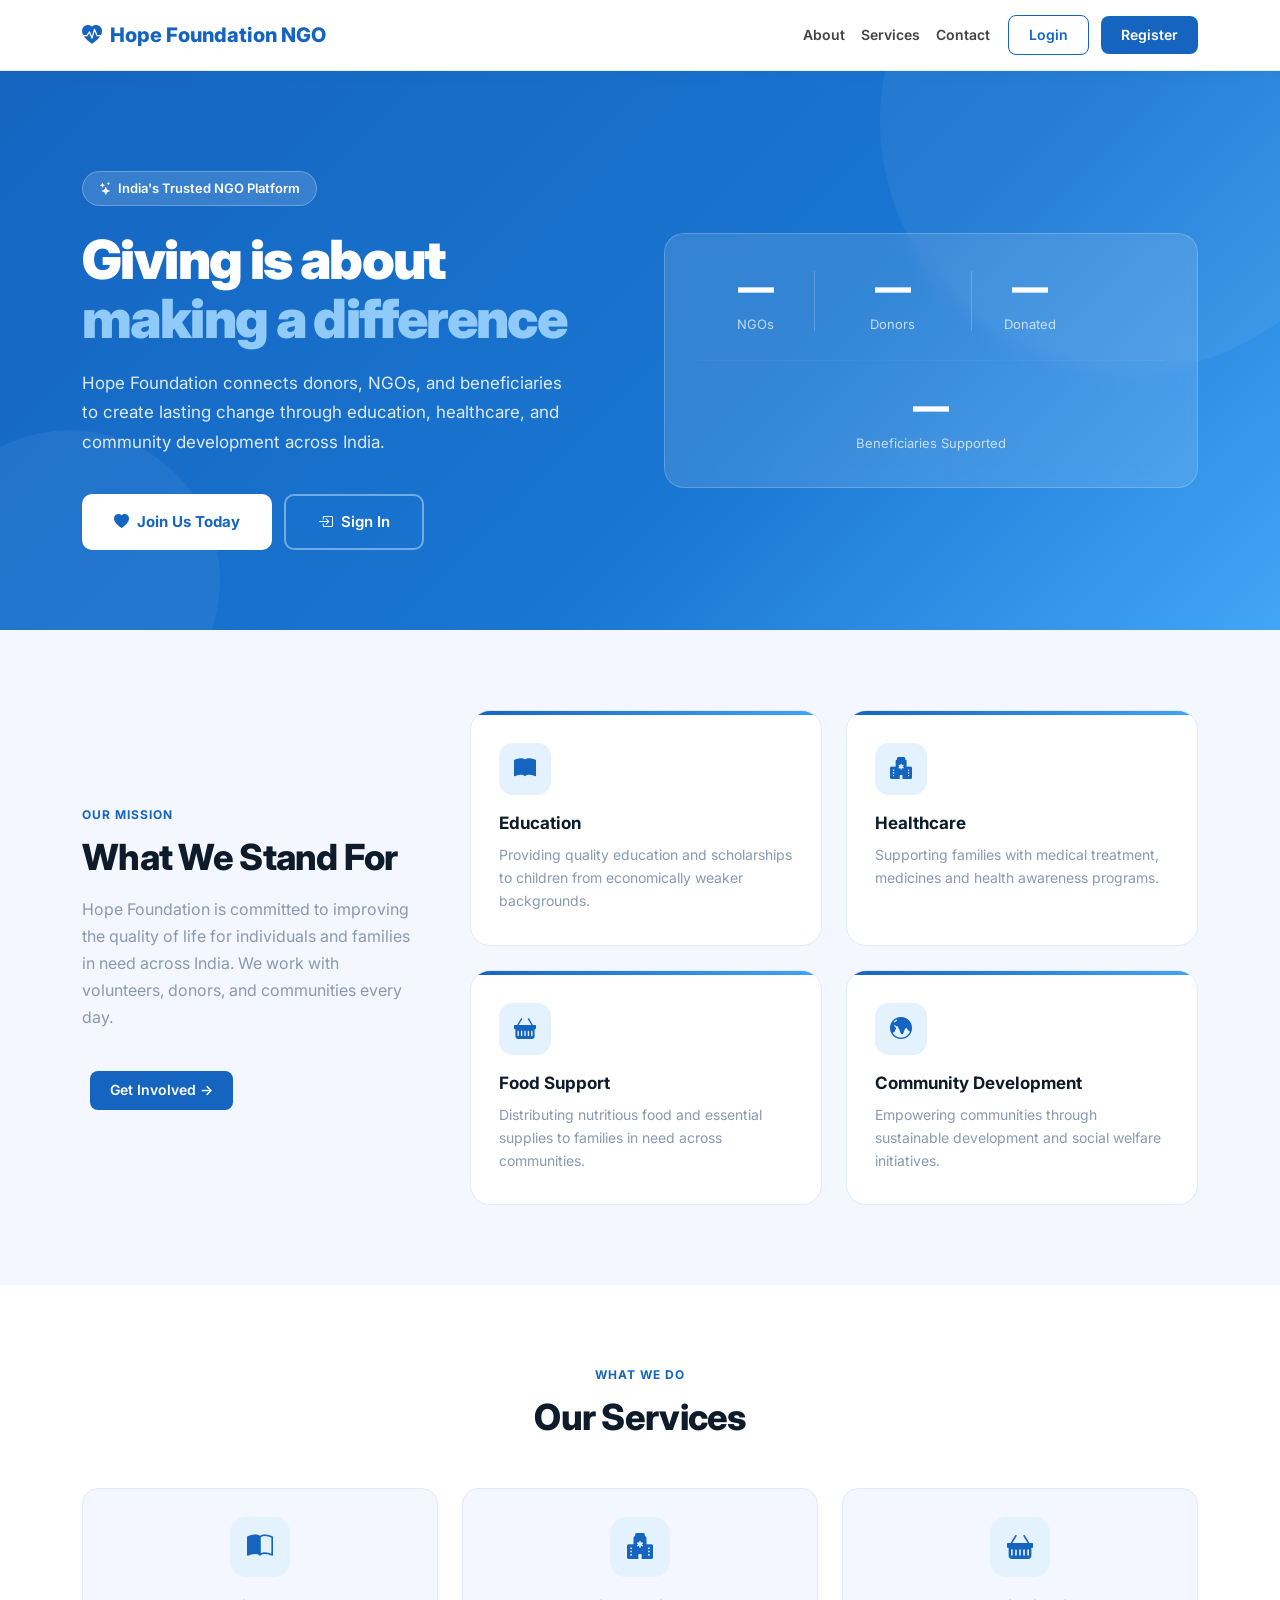
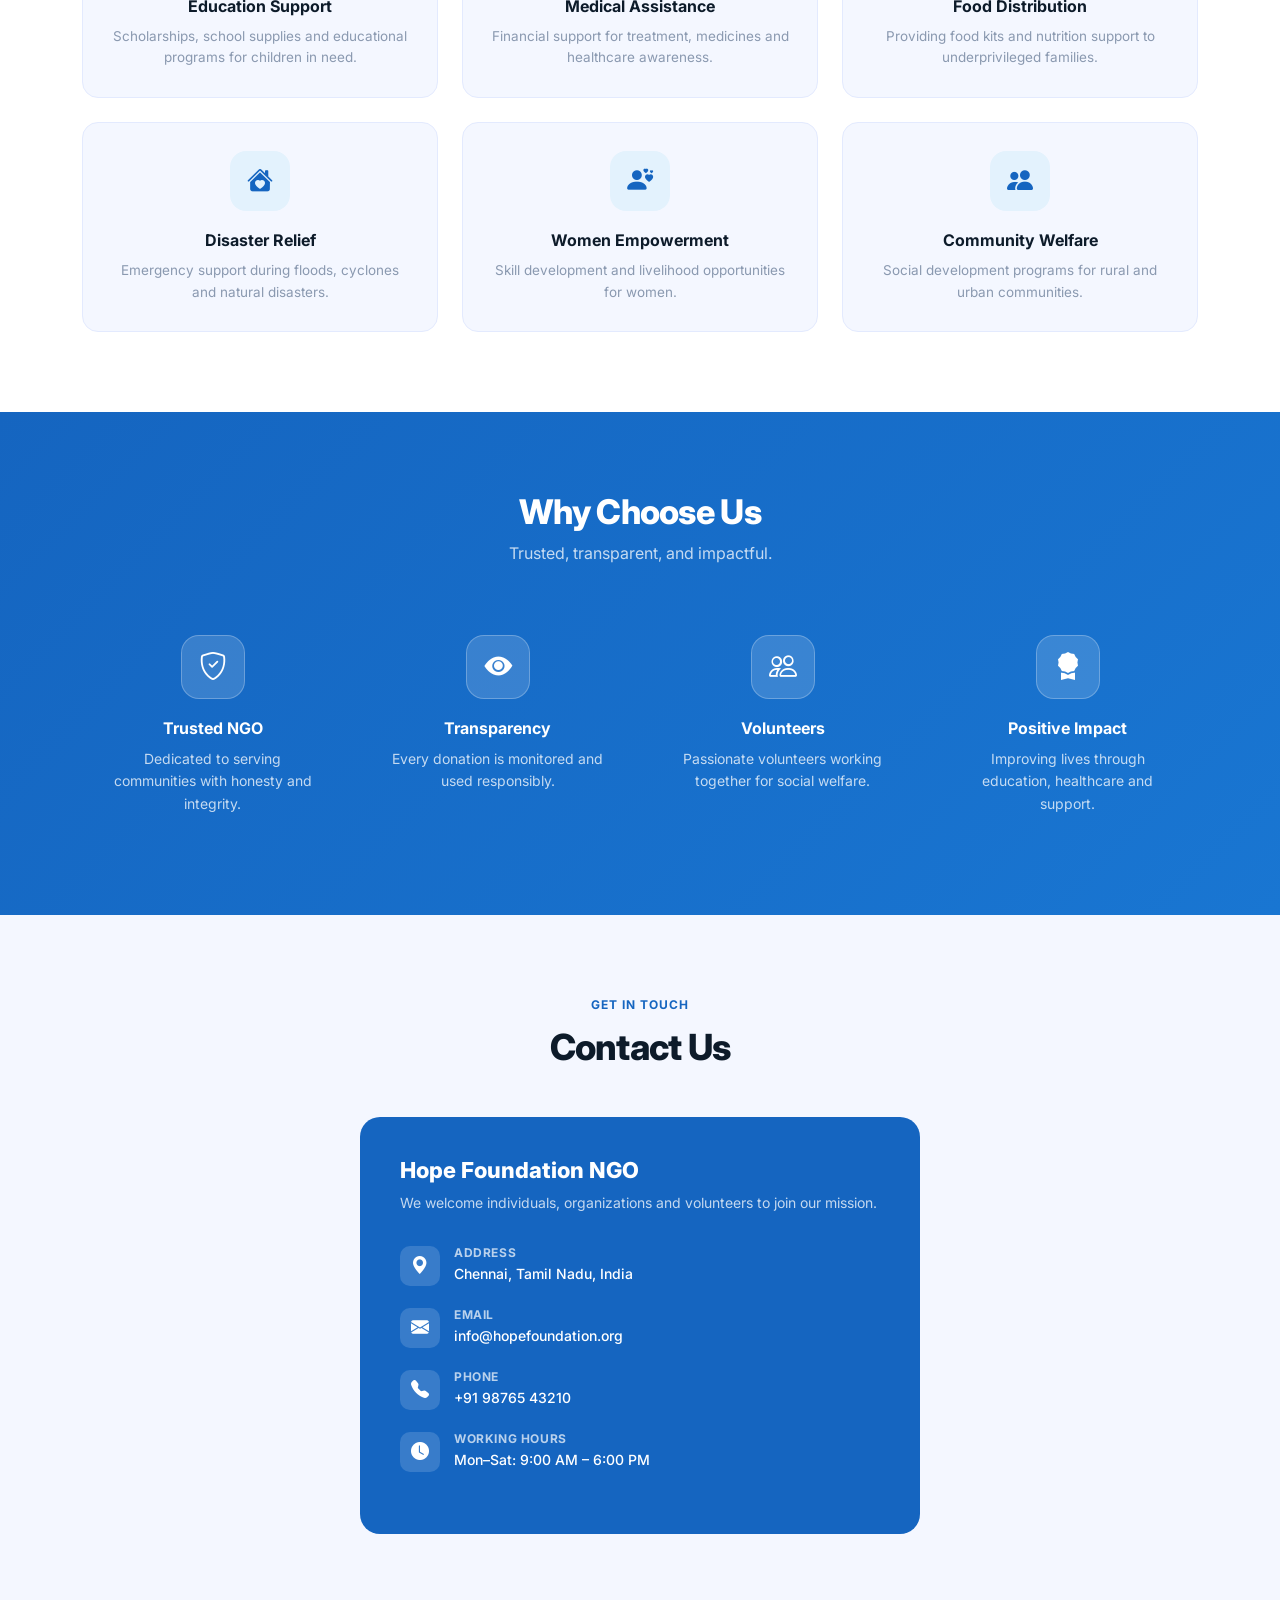
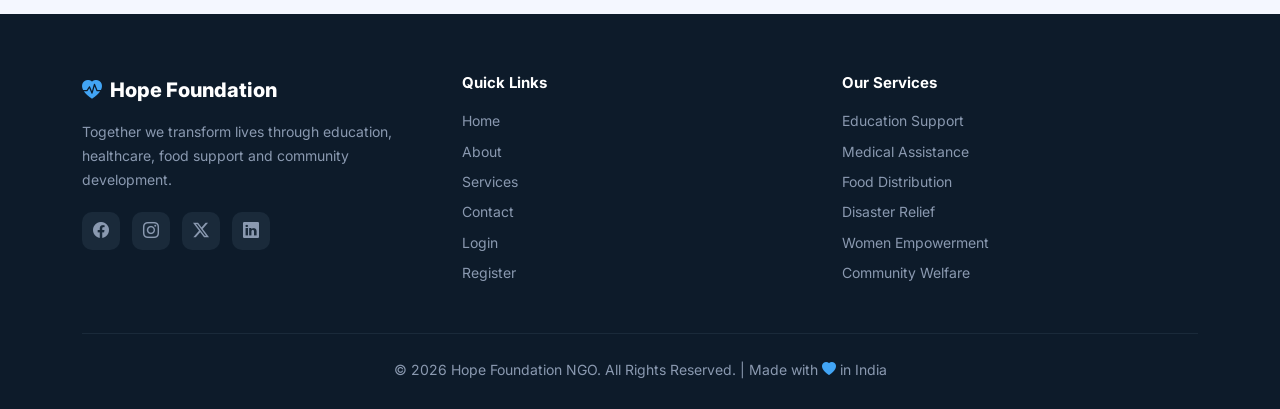
<file: frontend/index.html>
<!DOCTYPE html>
<html lang="en">
<head>
    <meta charset="UTF-8">
    <meta name="viewport" content="width=device-width, initial-scale=1.0">
    <title>Hope Foundation NGO | Empowering Communities</title>
    <meta name="description" content="Hope Foundation NGO - Supporting underprivileged communities through education, healthcare and food assistance across India.">
    <link href="https://cdn.jsdelivr.net/npm/bootstrap@5.3.3/dist/css/bootstrap.min.css" rel="stylesheet">
    <link href="https://cdn.jsdelivr.net/npm/bootstrap-icons@1.11.3/font/bootstrap-icons.css" rel="stylesheet">
    <link href="https://fonts.googleapis.com/css2?family=Inter:wght@300;400;500;600;700;800;900&display=swap" rel="stylesheet">
    <style>
        * { margin: 0; padding: 0; box-sizing: border-box; }
        html { scroll-behavior: smooth; }

        body {
            font-family: 'Inter', sans-serif;
            background: #f4f7ff;
            color: #0d1b2a;
            line-height: 1.6;
        }

        /* ===== NAVBAR ===== */
        .navbar {
            background: #fff;
            border-bottom: 1px solid #e8ecf4;
            padding: 14px 0;
            position: sticky;
            top: 0;
            z-index: 1000;
            box-shadow: 0 2px 12px rgba(21,101,192,0.06);
        }

        .navbar-brand {
            font-size: 20px;
            font-weight: 800;
            color: #1565C0 !important;
            display: flex;
            align-items: center;
            gap: 8px;
        }

        .navbar-brand i { color: #1565C0; }

        .nav-link {
            font-size: 14px;
            font-weight: 600;
            color: #444 !important;
            margin: 0 6px;
            transition: color 0.2s;
        }

        .nav-link:hover { color: #1565C0 !important; }

        .btn-nav-login {
            padding: 8px 20px;
            border: 1.5px solid #1565C0;
            border-radius: 8px;
            font-size: 14px;
            font-weight: 600;
            color: #1565C0;
            background: transparent;
            text-decoration: none;
            transition: all 0.25s;
            margin-left: 8px;
        }

        .btn-nav-login:hover {
            background: #1565C0;
            color: #fff;
        }

        .btn-nav-register {
            padding: 8px 20px;
            border: none;
            border-radius: 8px;
            font-size: 14px;
            font-weight: 600;
            color: #fff;
            background: #1565C0;
            text-decoration: none;
            transition: all 0.25s;
            margin-left: 8px;
        }

        .btn-nav-register:hover {
            background: #0d47a1;
            color: #fff;
            transform: translateY(-1px);
        }

        /* ===== HERO ===== */
        .hero {
            background: linear-gradient(135deg, #1565C0 0%, #1976D2 60%, #42A5F5 100%);
            color: #fff;
            padding: 100px 0 80px;
            position: relative;
            overflow: hidden;
        }

        .hero::before {
            content: '';
            position: absolute;
            width: 500px;
            height: 500px;
            background: rgba(255,255,255,0.05);
            border-radius: 50%;
            top: -200px;
            right: -100px;
        }

        .hero::after {
            content: '';
            position: absolute;
            width: 300px;
            height: 300px;
            background: rgba(255,255,255,0.05);
            border-radius: 50%;
            bottom: -100px;
            left: -80px;
        }

        .hero-content { position: relative; z-index: 1; }

        .hero-badge {
            display: inline-flex;
            align-items: center;
            gap: 6px;
            background: rgba(255,255,255,0.15);
            border: 1px solid rgba(255,255,255,0.25);
            border-radius: 50px;
            padding: 6px 16px;
            font-size: 13px;
            font-weight: 600;
            margin-bottom: 24px;
            backdrop-filter: blur(4px);
        }

        .hero h1 {
            font-size: 54px;
            font-weight: 900;
            line-height: 1.1;
            letter-spacing: -0.03em;
            margin-bottom: 20px;
        }

        .hero h1 span { color: #90CAF9; }

        .hero p {
            font-size: 17px;
            color: rgba(255,255,255,0.85);
            max-width: 500px;
            line-height: 1.75;
            margin-bottom: 36px;
        }

        .hero-btns { display: flex; gap: 12px; flex-wrap: wrap; }

        .btn-hero-primary {
            padding: 14px 32px;
            background: #fff;
            color: #1565C0;
            border: none;
            border-radius: 10px;
            font-size: 15px;
            font-weight: 700;
            text-decoration: none;
            transition: all 0.25s;
            display: inline-flex;
            align-items: center;
            gap: 8px;
        }

        .btn-hero-primary:hover {
            background: #e3f2fd;
            color: #1565C0;
            transform: translateY(-2px);
            box-shadow: 0 10px 24px rgba(0,0,0,0.15);
        }

        .btn-hero-secondary {
            padding: 14px 32px;
            background: transparent;
            color: #fff;
            border: 2px solid rgba(255,255,255,0.4);
            border-radius: 10px;
            font-size: 15px;
            font-weight: 600;
            text-decoration: none;
            transition: all 0.25s;
            display: inline-flex;
            align-items: center;
            gap: 8px;
        }

        .btn-hero-secondary:hover {
            background: rgba(255,255,255,0.15);
            color: #fff;
            border-color: rgba(255,255,255,0.7);
        }

        /* Hero Stats Box */
        .hero-stats {
            background: rgba(255,255,255,0.12);
            border: 1px solid rgba(255,255,255,0.2);
            border-radius: 20px;
            padding: 32px;
            backdrop-filter: blur(8px);
        }

        .stat-item { text-align: center; }

        .stat-item h3 {
            font-size: 36px;
            font-weight: 900;
            color: #fff;
            margin-bottom: 4px;
        }

        .stat-item p {
            font-size: 13px;
            color: rgba(255,255,255,0.7);
            margin: 0;
        }

        .stat-divider {
            width: 1px;
            background: rgba(255,255,255,0.2);
        }

        /* ===== STATS SECTION ===== */
        .stats-section {
            padding: 60px 0;
            background: #fff;
        }

        .stat-card {
            background: #f4f7ff;
            border-radius: 16px;
            padding: 28px 24px;
            text-align: center;
            border: 1px solid #e3eafe;
            transition: all 0.3s;
        }

        .stat-card:hover {
            transform: translateY(-4px);
            box-shadow: 0 12px 30px rgba(21,101,192,0.12);
        }

        .stat-card .icon {
            width: 56px;
            height: 56px;
            background: linear-gradient(135deg, #1565C0, #42A5F5);
            border-radius: 14px;
            display: flex;
            align-items: center;
            justify-content: center;
            margin: 0 auto 16px;
            font-size: 24px;
            color: #fff;
        }

        .stat-card h2 {
            font-size: 32px;
            font-weight: 900;
            color: #1565C0;
            margin-bottom: 4px;
        }

        .stat-card p {
            font-size: 14px;
            color: #8a99b0;
            font-weight: 500;
            margin: 0;
        }

        /* ===== MISSION SECTION ===== */
        .mission-section {
            padding: 80px 0;
            background: #f4f7ff;
        }

        .section-label {
            font-size: 12px;
            font-weight: 700;
            text-transform: uppercase;
            letter-spacing: 0.08em;
            color: #1565C0;
            margin-bottom: 12px;
        }

        .section-title {
            font-size: 36px;
            font-weight: 800;
            color: #0d1b2a;
            letter-spacing: -0.02em;
            margin-bottom: 16px;
            line-height: 1.2;
        }

        .section-desc {
            font-size: 16px;
            color: #8a99b0;
            line-height: 1.7;
        }

        .mission-card {
            background: #fff;
            border-radius: 20px;
            padding: 32px 28px;
            border: 1px solid #e3eafe;
            height: 100%;
            transition: all 0.3s;
            position: relative;
            overflow: hidden;
        }

        .mission-card::before {
            content: '';
            position: absolute;
            top: 0; left: 0; right: 0;
            height: 4px;
            background: linear-gradient(90deg, #1565C0, #42A5F5);
        }

        .mission-card:hover {
            transform: translateY(-6px);
            box-shadow: 0 20px 40px rgba(21,101,192,0.12);
        }

        .mission-card .icon {
            width: 52px;
            height: 52px;
            background: #e3f2fd;
            border-radius: 14px;
            display: flex;
            align-items: center;
            justify-content: center;
            font-size: 22px;
            color: #1565C0;
            margin-bottom: 18px;
        }

        .mission-card h4 {
            font-size: 17px;
            font-weight: 700;
            color: #0d1b2a;
            margin-bottom: 10px;
        }

        .mission-card p {
            font-size: 14px;
            color: #8a99b0;
            line-height: 1.65;
            margin: 0;
        }

        /* ===== SERVICES SECTION ===== */
        .services-section {
            padding: 80px 0;
            background: #fff;
        }

        .service-card {
            background: #f4f7ff;
            border-radius: 16px;
            padding: 28px;
            border: 1px solid #e3eafe;
            text-align: center;
            height: 100%;
            transition: all 0.3s;
        }

        .service-card:hover {
            background: #1565C0;
            transform: translateY(-4px);
            box-shadow: 0 16px 40px rgba(21,101,192,0.25);
        }

        .service-card:hover h4,
        .service-card:hover p { color: #fff; }

        .service-card:hover .svc-icon {
            background: rgba(255,255,255,0.2);
            color: #fff;
        }

        .svc-icon {
            width: 60px;
            height: 60px;
            background: #e3f2fd;
            border-radius: 16px;
            display: flex;
            align-items: center;
            justify-content: center;
            font-size: 26px;
            color: #1565C0;
            margin: 0 auto 20px;
            transition: all 0.3s;
        }

        .service-card h4 {
            font-size: 16px;
            font-weight: 700;
            color: #0d1b2a;
            margin-bottom: 10px;
            transition: color 0.3s;
        }

        .service-card p {
            font-size: 13.5px;
            color: #8a99b0;
            line-height: 1.6;
            margin: 0;
            transition: color 0.3s;
        }

        /* ===== WHY US ===== */
        .why-section {
            padding: 80px 0;
            background: linear-gradient(135deg, #1565C0 0%, #1976D2 100%);
            color: #fff;
        }

        .why-card {
            text-align: center;
            padding: 20px;
        }

        .why-card .icon {
            width: 64px;
            height: 64px;
            background: rgba(255,255,255,0.15);
            border: 1px solid rgba(255,255,255,0.25);
            border-radius: 18px;
            display: flex;
            align-items: center;
            justify-content: center;
            font-size: 28px;
            color: #fff;
            margin: 0 auto 20px;
        }

        .why-card h5 {
            font-size: 16px;
            font-weight: 700;
            margin-bottom: 10px;
        }

        .why-card p { font-size: 14px; color: rgba(255,255,255,0.75); margin: 0; }

        /* ===== CONTACT ===== */
        .contact-section {
            padding: 80px 0;
            background: #f4f7ff;
        }

        .contact-info-card {
            background: #1565C0;
            border-radius: 20px;
            padding: 40px;
            color: #fff;
            height: 100%;
        }

        .contact-info-card h4 {
            font-size: 22px;
            font-weight: 800;
            margin-bottom: 8px;
        }

        .contact-info-card .subtitle {
            color: rgba(255,255,255,0.75);
            font-size: 14px;
            margin-bottom: 32px;
        }

        .info-item {
            display: flex;
            align-items: flex-start;
            gap: 14px;
            margin-bottom: 22px;
        }

        .info-icon {
            width: 40px;
            height: 40px;
            background: rgba(255,255,255,0.15);
            border-radius: 10px;
            display: flex;
            align-items: center;
            justify-content: center;
            font-size: 18px;
            flex-shrink: 0;
        }

        .info-item h6 { font-size: 12px; font-weight: 700; opacity: 0.7; margin-bottom: 2px; text-transform: uppercase; letter-spacing: 0.05em; }
        .info-item p  { font-size: 14px; margin: 0; font-weight: 500; }

        .contact-form-card {
            background: #fff;
            border-radius: 20px;
            padding: 40px;
            border: 1px solid #e3eafe;
        }

        .contact-form-card h4 {
            font-size: 20px;
            font-weight: 800;
            color: #0d1b2a;
            margin-bottom: 24px;
        }

        .cf-input {
            width: 100%;
            padding: 12px 14px;
            border: 1.5px solid #e8ecf4;
            border-radius: 10px;
            font-size: 14px;
            font-family: 'Inter', sans-serif;
            color: #0d1b2a;
            background: #f9fafc;
            outline: none;
            margin-bottom: 14px;
            transition: all 0.25s;
        }

        .cf-input:focus {
            border-color: #1565C0;
            background: #fff;
            box-shadow: 0 0 0 3px rgba(21,101,192,0.1);
        }

        .cf-input::placeholder { color: #b0bec5; }

        .btn-submit {
            width: 100%;
            padding: 13px;
            background: #1565C0;
            border: none;
            border-radius: 10px;
            color: #fff;
            font-size: 15px;
            font-weight: 700;
            font-family: 'Inter', sans-serif;
            cursor: pointer;
            transition: all 0.25s;
        }

        .btn-submit:hover {
            background: #0d47a1;
            transform: translateY(-1px);
            box-shadow: 0 8px 20px rgba(21,101,192,0.35);
        }

        /* ===== FOOTER ===== */
        footer {
            background: #0d1b2a;
            color: #fff;
            padding: 60px 0 28px;
        }

        footer h5 {
            font-size: 15px;
            font-weight: 700;
            margin-bottom: 18px;
        }

        footer p { color: #8a99b0; font-size: 14px; line-height: 1.7; }

        footer a {
            color: #8a99b0;
            text-decoration: none;
            font-size: 14px;
            display: block;
            margin-bottom: 8px;
            transition: color 0.2s;
        }

        footer a:hover { color: #42A5F5; }

        .footer-brand {
            font-size: 20px;
            font-weight: 800;
            color: #fff;
            display: flex;
            align-items: center;
            gap: 8px;
            margin-bottom: 14px;
        }

        .footer-brand i { color: #42A5F5; }

        .footer-bottom {
            border-top: 1px solid #1a2a3a;
            padding-top: 24px;
            margin-top: 40px;
            text-align: center;
        }

        .social-icons { display: flex; gap: 12px; margin-top: 20px; }

        .social-icon {
            width: 38px;
            height: 38px;
            background: #1a2a3a;
            border-radius: 10px;
            display: flex;
            align-items: center;
            justify-content: center;
            font-size: 16px;
            color: #8a99b0;
            text-decoration: none;
            transition: all 0.25s;
        }

        .social-icon:hover { background: #1565C0; color: #fff; }

        @media (max-width: 768px) {
            .hero h1 { font-size: 36px; }
            .hero-stats { margin-top: 40px; }
        }
    </style>
</head>
<body>

<!-- ===== NAVBAR ===== -->
<nav class="navbar">
    <div class="container">
        <a class="navbar-brand" href="#">
            <i class="bi bi-heart-pulse-fill"></i>
            Hope Foundation NGO
        </a>
        <div class="d-flex align-items-center ms-auto gap-1 flex-wrap">
            <a class="nav-link" href="#about">About</a>
            <a class="nav-link" href="#services">Services</a>
            <a class="nav-link" href="#contact">Contact</a>
            <a class="btn-nav-login" href="login.html">Login</a>
            <a class="btn-nav-register" href="register.html">Register</a>
        </div>
    </div>
</nav>

<!-- ===== HERO ===== -->
<section class="hero">
    <div class="container hero-content">
        <div class="row align-items-center g-5">
            <div class="col-lg-6">
                <div class="hero-badge">
                    <i class="bi bi-stars"></i> India's Trusted NGO Platform
                </div>
                <h1>Giving is about <span>making a difference</span></h1>
                <p>Hope Foundation connects donors, NGOs, and beneficiaries to create lasting change through education, healthcare, and community development across India.</p>
                <div class="hero-btns">
                    <a href="register.html" class="btn-hero-primary">
                        <i class="bi bi-heart-fill"></i> Join Us Today
                    </a>
                    <a href="login.html" class="btn-hero-secondary">
                        <i class="bi bi-box-arrow-in-right"></i> Sign In
                    </a>
                </div>
            </div>
            <div class="col-lg-6">
                <div class="hero-stats">
                    <div class="row g-0 align-items-center">
                        <div class="col-3 stat-item">
                            <h3 id="ngoCount">—</h3>
                            <p>NGOs</p>
                        </div>
                        <div class="col-1 stat-divider" style="height:60px;"></div>
                        <div class="col-4 stat-item">
                            <h3 id="donorCount">—</h3>
                            <p>Donors</p>
                        </div>
                        <div class="col-1 stat-divider" style="height:60px;"></div>
                        <div class="col-3 stat-item">
                            <h3 id="donationAmount">—</h3>
                            <p>Donated</p>
                        </div>
                    </div>
                    <hr style="border-color:rgba(255,255,255,0.15);margin:24px 0;">
                    <div class="row g-0">
                        <div class="col-12 stat-item">
                            <h3 id="beneficiaryCount">—</h3>
                            <p>Beneficiaries Supported</p>
                        </div>
                    </div>
                </div>
            </div>

        </div>
    </div>
</section>

<!-- ===== MISSION ===== -->
<section class="mission-section" id="about">
    <div class="container">
        <div class="row g-5 align-items-center">
            <div class="col-lg-4">
                <div class="section-label">Our Mission</div>
                <div class="section-title">What We Stand For</div>
                <p class="section-desc">Hope Foundation is committed to improving the quality of life for individuals and families in need across India. We work with volunteers, donors, and communities every day.</p>
                <a href="register.html" class="btn-nav-register" style="display:inline-block;margin-top:24px;">Get Involved →</a>
            </div>
            <div class="col-lg-8">
                <div class="row g-4">
                    <div class="col-md-6">
                        <div class="mission-card">
                            <div class="icon"><i class="bi bi-book-fill"></i></div>
                            <h4>Education</h4>
                            <p>Providing quality education and scholarships to children from economically weaker backgrounds.</p>
                        </div>
                    </div>
                    <div class="col-md-6">
                        <div class="mission-card">
                            <div class="icon"><i class="bi bi-hospital-fill"></i></div>
                            <h4>Healthcare</h4>
                            <p>Supporting families with medical treatment, medicines and health awareness programs.</p>
                        </div>
                    </div>
                    <div class="col-md-6">
                        <div class="mission-card">
                            <div class="icon"><i class="bi bi-basket-fill"></i></div>
                            <h4>Food Support</h4>
                            <p>Distributing nutritious food and essential supplies to families in need across communities.</p>
                        </div>
                    </div>
                    <div class="col-md-6">
                        <div class="mission-card">
                            <div class="icon"><i class="bi bi-globe-central-south-asia"></i></div>
                            <h4>Community Development</h4>
                            <p>Empowering communities through sustainable development and social welfare initiatives.</p>
                        </div>
                    </div>
                </div>
            </div>
        </div>
    </div>
</section>

<!-- ===== SERVICES ===== -->
<section class="services-section" id="services">
    <div class="container">
        <div class="text-center mb-5">
            <div class="section-label">What We Do</div>
            <div class="section-title">Our Services</div>
        </div>
        <div class="row g-4">
            <div class="col-md-4 col-sm-6">
                <div class="service-card">
                    <div class="svc-icon"><i class="bi bi-book-half"></i></div>
                    <h4>Education Support</h4>
                    <p>Scholarships, school supplies and educational programs for children in need.</p>
                </div>
            </div>
            <div class="col-md-4 col-sm-6">
                <div class="service-card">
                    <div class="svc-icon"><i class="bi bi-hospital-fill"></i></div>
                    <h4>Medical Assistance</h4>
                    <p>Financial support for treatment, medicines and healthcare awareness.</p>
                </div>
            </div>
            <div class="col-md-4 col-sm-6">
                <div class="service-card">
                    <div class="svc-icon"><i class="bi bi-basket-fill"></i></div>
                    <h4>Food Distribution</h4>
                    <p>Providing food kits and nutrition support to underprivileged families.</p>
                </div>
            </div>
            <div class="col-md-4 col-sm-6">
                <div class="service-card">
                    <div class="svc-icon"><i class="bi bi-house-heart-fill"></i></div>
                    <h4>Disaster Relief</h4>
                    <p>Emergency support during floods, cyclones and natural disasters.</p>
                </div>
            </div>
            <div class="col-md-4 col-sm-6">
                <div class="service-card">
                    <div class="svc-icon"><i class="bi bi-person-hearts"></i></div>
                    <h4>Women Empowerment</h4>
                    <p>Skill development and livelihood opportunities for women.</p>
                </div>
            </div>
            <div class="col-md-4 col-sm-6">
                <div class="service-card">
                    <div class="svc-icon"><i class="bi bi-people-fill"></i></div>
                    <h4>Community Welfare</h4>
                    <p>Social development programs for rural and urban communities.</p>
                </div>
            </div>
        </div>
    </div>
</section>

<!-- ===== WHY US ===== -->
<section class="why-section">
    <div class="container">
        <div class="text-center mb-5">
            <h2 style="font-size:34px;font-weight:800;letter-spacing:-0.02em;">Why Choose Us</h2>
            <p style="color:rgba(255,255,255,0.75);font-size:16px;margin-top:8px;">Trusted, transparent, and impactful.</p>
        </div>
        <div class="row g-4">
            <div class="col-md-3 col-sm-6">
                <div class="why-card">
                    <div class="icon"><i class="bi bi-shield-check"></i></div>
                    <h5>Trusted NGO</h5>
                    <p>Dedicated to serving communities with honesty and integrity.</p>
                </div>
            </div>
            <div class="col-md-3 col-sm-6">
                <div class="why-card">
                    <div class="icon"><i class="bi bi-eye-fill"></i></div>
                    <h5>Transparency</h5>
                    <p>Every donation is monitored and used responsibly.</p>
                </div>
            </div>
            <div class="col-md-3 col-sm-6">
                <div class="why-card">
                    <div class="icon"><i class="bi bi-people"></i></div>
                    <h5>Volunteers</h5>
                    <p>Passionate volunteers working together for social welfare.</p>
                </div>
            </div>
            <div class="col-md-3 col-sm-6">
                <div class="why-card">
                    <div class="icon"><i class="bi bi-award-fill"></i></div>
                    <h5>Positive Impact</h5>
                    <p>Improving lives through education, healthcare and support.</p>
                </div>
            </div>
        </div>
    </div>
</section>

<!-- ===== CONTACT ===== -->
<section class="contact-section" id="contact">
    <div class="container">
        <div class="text-center mb-5">
            <div class="section-label">Get In Touch</div>
            <div class="section-title">Contact Us</div>
        </div>
        <div style="max-width:560px; margin:0 auto;">
            <div class="contact-info-card">
                <h4>Hope Foundation NGO</h4>
                <p class="subtitle">We welcome individuals, organizations and volunteers to join our mission.</p>

                <div class="info-item">
                    <div class="info-icon"><i class="bi bi-geo-alt-fill"></i></div>
                    <div>
                        <h6>Address</h6>
                        <p>Chennai, Tamil Nadu, India</p>
                    </div>
                </div>
                <div class="info-item">
                    <div class="info-icon"><i class="bi bi-envelope-fill"></i></div>
                    <div>
                        <h6>Email</h6>
                        <p>info@hopefoundation.org</p>
                    </div>
                </div>
                <div class="info-item">
                    <div class="info-icon"><i class="bi bi-telephone-fill"></i></div>
                    <div>
                        <h6>Phone</h6>
                        <p>+91 98765 43210</p>
                    </div>
                </div>
                <div class="info-item">
                    <div class="info-icon"><i class="bi bi-clock-fill"></i></div>
                    <div>
                        <h6>Working Hours</h6>
                        <p>Mon–Sat: 9:00 AM – 6:00 PM</p>
                    </div>
                </div>
            </div>
        </div>
    </div>
</section>

<!-- ===== FOOTER ===== -->
<footer>
    <div class="container">
        <div class="row g-4">
            <div class="col-md-4">
                <div class="footer-brand">
                    <i class="bi bi-heart-pulse-fill"></i>
                    Hope Foundation
                </div>
                <p>Together we transform lives through education, healthcare, food support and community development.</p>
                <div class="social-icons">
                    <a href="#" class="social-icon"><i class="bi bi-facebook"></i></a>
                    <a href="#" class="social-icon"><i class="bi bi-instagram"></i></a>
                    <a href="#" class="social-icon"><i class="bi bi-twitter-x"></i></a>
                    <a href="#" class="social-icon"><i class="bi bi-linkedin"></i></a>
                </div>
            </div>
            <div class="col-md-4">
                <h5>Quick Links</h5>
                <a href="#">Home</a>
                <a href="#about">About</a>
                <a href="#services">Services</a>
                <a href="#contact">Contact</a>
                <a href="login.html">Login</a>
                <a href="register.html">Register</a>
            </div>
            <div class="col-md-4">
                <h5>Our Services</h5>
                <a href="#">Education Support</a>
                <a href="#">Medical Assistance</a>
                <a href="#">Food Distribution</a>
                <a href="#">Disaster Relief</a>
                <a href="#">Women Empowerment</a>
                <a href="#">Community Welfare</a>
            </div>
        </div>
        <div class="footer-bottom">
            <p style="margin:0;">© 2026 Hope Foundation NGO. All Rights Reserved. | Made with <i class="bi bi-heart-fill" style="color:#42A5F5;"></i> in India</p>
        </div>
    </div>
</footer>

<script src="https://cdn.jsdelivr.net/npm/bootstrap@5.3.3/dist/js/bootstrap.bundle.min.js"></script>
<script>
const BASE = "http://localhost:8081";

async function loadHomeStats() {
    try {
        // Fetch all data in parallel
        const [usersRes, requestsRes, benefRes, totalRes] = await Promise.all([
            fetch(BASE + "/users"),
            fetch(BASE + "/fund-requests"),
            fetch(BASE + "/beneficiaries"),
            fetch(BASE + "/donations/total")
        ]);

        const users        = await usersRes.json();
        const requests     = await requestsRes.json();
        const beneficiaries = await benefRes.json();
        const totalAmount  = await totalRes.json();

        // Count by role
        const ngoCount    = users.filter(u => u.role === "NGO").length;
        const donorCount  = users.filter(u => u.role === "DONOR").length;
        const benefCount  = beneficiaries.length;

        // Format total donations as ₹ with K/L suffix
        function formatAmount(n) {
            if (n >= 100000) return "₹" + (n / 100000).toFixed(1) + "L";
            if (n >= 1000)   return "₹" + (n / 1000).toFixed(1)  + "K";
            return "₹" + n;
        }

        // Update hero stats
        const el = id => document.getElementById(id);
        const actualTotal = totalAmount && typeof totalAmount === 'object' ? (totalAmount.total || 0) : (parseFloat(totalAmount) || 0);
        if (el("ngoCount"))         el("ngoCount").textContent         = ngoCount   || "0";
        if (el("donorCount"))       el("donorCount").textContent       = donorCount || "0";
        if (el("donationAmount"))   el("donationAmount").textContent   = formatAmount(actualTotal);
        if (el("beneficiaryCount")) el("beneficiaryCount").textContent = benefCount || "0";

    } catch (err) {
        console.warn("Could not load live stats:", err);
    }
}

loadHomeStats();
</script>
</body>
</html>
</file>
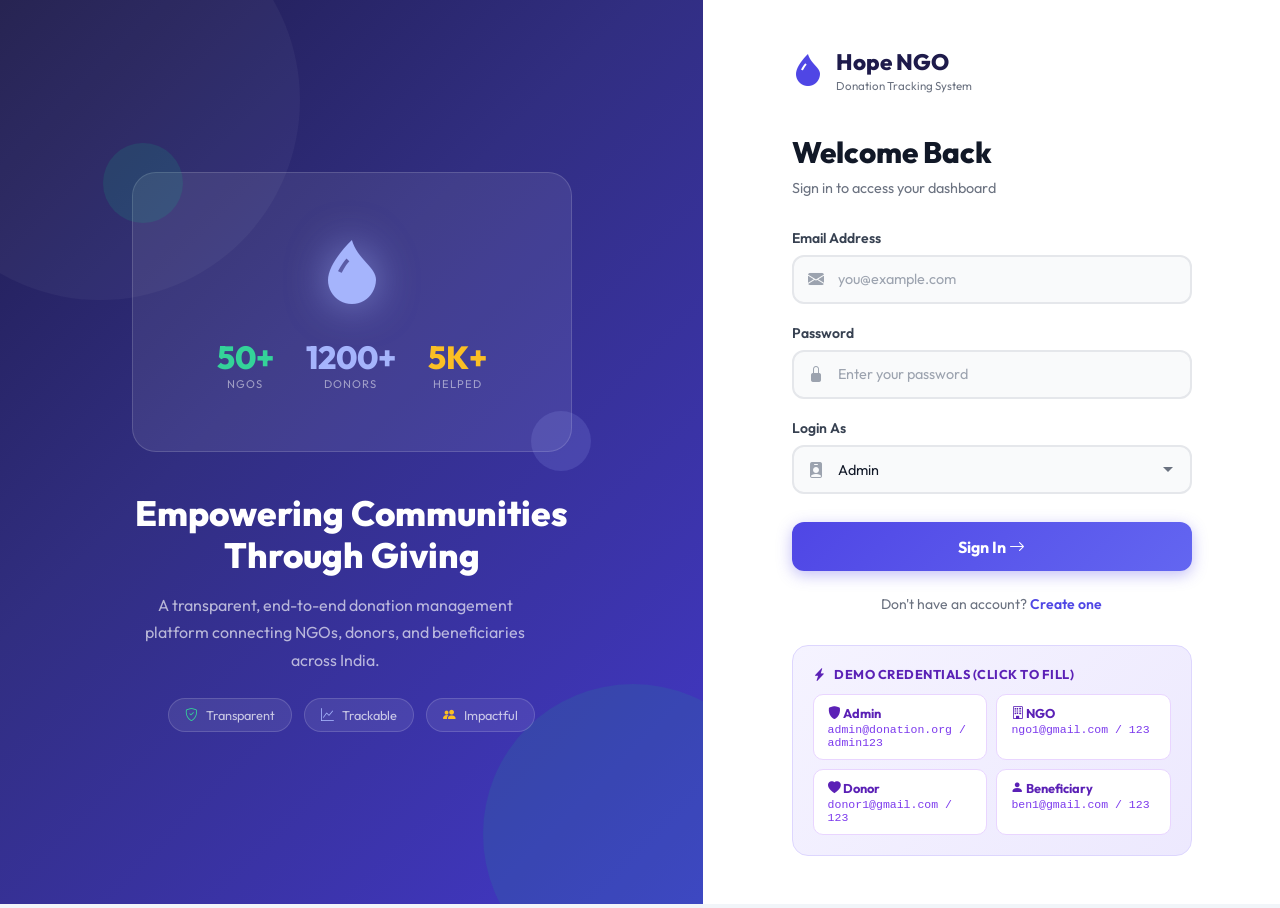
<file: frontend/dashboard.html>
<!DOCTYPE html>
<html lang="en">
<head>
  <meta charset="UTF-8">
  <meta name="viewport" content="width=device-width, initial-scale=1.0">
  <title>Dashboard - Hope NGO Donation System</title>
  <meta name="description" content="Manage NGO campaigns, donations, beneficiaries and fund utilization in one place.">
  <link rel="preconnect" href="https://fonts.googleapis.com">
  <link rel="preconnect" href="https://fonts.gstatic.com" crossorigin>
  <link href="https://fonts.googleapis.com/css2?family=Outfit:wght@300;400;500;600;700;800;900&display=swap" rel="stylesheet">
  <link rel="stylesheet" href="https://cdn.jsdelivr.net/npm/bootstrap-icons@1.11.3/font/bootstrap-icons.min.css">
  <link rel="stylesheet" href="css/style.css">
  <link rel="stylesheet" href="css/dashboard.css">
</head>
<body>
  <div class="dashboard-layout">

    <!-- =================== SIDEBAR =================== -->
    <aside class="sidebar">
      <div class="sidebar-header">
        <i class="bi bi-droplet-fill logo-icon"></i>
        <div class="sidebar-header-text">
          <div class="logo-text">Hope NGO</div>
          <div class="logo-sub">Donation System</div>
        </div>
      </div>
      <nav id="sidebarNav">
        <!-- Populated by JS based on role -->
      </nav>
      <div class="sidebar-footer">
        &copy; 2026 Hope NGO System
      </div>
    </aside>

    <!-- =================== MAIN CONTENT =================== -->
    <main class="main-content">

      <!-- TOPBAR -->
      <div class="topbar">
        <div class="topbar-left">
          <h4 id="pageTitle">Dashboard</h4>
          <div class="page-subtitle" id="pageSubtitle">Welcome back!</div>
        </div>
        <div class="user-info">
          <div class="user-avatar" id="userAvatar">U</div>
          <div>
            <div class="user-name" id="userName">Loading...</div>
            <div class="user-role-badge" id="userBadge">-</div>
          </div>
          <button class="logout-btn" onclick="AUTH.logout()">
            <i class="bi bi-box-arrow-right"></i> Logout
          </button>
        </div>
      </div>

      <!-- =================== ADMIN SECTION =================== -->
      <section id="adminSection" class="dashboard-section">

        <!-- Stats Grid -->
        <div class="stats-grid">
          <div class="stat-card stat-indigo">
            <i class="bi bi-people-fill"></i>
            <div class="stat-number" id="stat-totalUsers">-</div>
            <div class="stat-label">Total Users</div>
          </div>
          <div class="stat-card stat-emerald">
            <i class="bi bi-building"></i>
            <div class="stat-number" id="stat-totalNgos">-</div>
            <div class="stat-label">NGOs</div>
          </div>
          <div class="stat-card stat-blue">
            <i class="bi bi-heart-fill"></i>
            <div class="stat-number" id="stat-totalDonors">-</div>
            <div class="stat-label">Donors</div>
          </div>
          <div class="stat-card stat-rose">
            <i class="bi bi-person-fill"></i>
            <div class="stat-number" id="stat-totalBeneficiaries">-</div>
            <div class="stat-label">Beneficiaries</div>
          </div>
          <div class="stat-card stat-amber">
            <i class="bi bi-currency-rupee"></i>
            <div class="stat-number" id="stat-totalFunds">-</div>
            <div class="stat-label">Total Funds Raised</div>
          </div>
          <div class="stat-card stat-cyan">
            <i class="bi bi-folder-check"></i>
            <div class="stat-number" id="stat-activeRequests">-</div>
            <div class="stat-label">Active Requests</div>
          </div>
          <div class="stat-card stat-violet">
            <i class="bi bi-check-circle-fill"></i>
            <div class="stat-number" id="stat-completedRequests">-</div>
            <div class="stat-label">Completed</div>
          </div>
          <div class="stat-card stat-pink">
            <i class="bi bi-box-seam-fill"></i>
            <div class="stat-number" id="stat-totalMaterials">-</div>
            <div class="stat-label">Material Donations</div>
          </div>
          <div class="stat-card stat-orange">
            <i class="bi bi-shield-exclamation"></i>
            <div class="stat-number" id="stat-pendingVerifications">-</div>
            <div class="stat-label">Pending Verifications</div>
          </div>
          <div class="stat-card stat-teal">
            <i class="bi bi-file-earmark-check"></i>
            <div class="stat-number" id="stat-pendingReports">-</div>
            <div class="stat-label">Pending Reports</div>
          </div>
        </div>

        <!-- Sub-section Tabs -->
        <div class="section-tabs">
          <button class="tab-btn active" data-tab="users" onclick="adminTab('users');loadAdminUsers()"><i class="bi bi-people"></i> Users</button>
          <button class="tab-btn" data-tab="fundRequests" onclick="adminTab('fundRequests');loadAdminFundRequests()"><i class="bi bi-currency-rupee"></i> Fund Requests</button>
          <button class="tab-btn" data-tab="materialRequests" onclick="adminTab('materialRequests');loadAdminMaterialRequests()"><i class="bi bi-box-seam"></i> Materials</button>
          <button class="tab-btn" data-tab="beneficiaries" onclick="adminTab('beneficiaries');loadAdminBeneficiaries()"><i class="bi bi-shield-check"></i> Verification</button>
          <button class="tab-btn" data-tab="expenditures" onclick="adminTab('expenditures');loadAdminExpenditures()"><i class="bi bi-receipt"></i> Reports</button>
          <button class="tab-btn" data-tab="inventory" onclick="adminTab('inventory');loadAdminInventory()"><i class="bi bi-archive"></i> Inventory</button>
          <button class="tab-btn" data-tab="auditLogs" onclick="adminTab('auditLogs');loadAdminAuditLogs()"><i class="bi bi-journal-text"></i> Audit Logs</button>
        </div>

        <!-- Users Tab -->
        <div id="admin-users" class="admin-tab-content active">
          <div class="glass-card">
            <h3><i class="bi bi-people-fill"></i> All Users</h3>
            <div class="table-responsive">
              <table class="table">
                <thead><tr><th>ID</th><th>Name</th><th>Email</th><th>Role</th><th>Registered</th><th>Action</th></tr></thead>
                <tbody id="adminUsersTable"><tr><td colspan="6"><div class="loading">Loading users</div></td></tr></tbody>
              </table>
            </div>
          </div>
        </div>

        <!-- Fund Requests Tab -->
        <div id="admin-fundRequests" class="admin-tab-content">
          <div class="glass-card">
            <h3><i class="bi bi-currency-rupee"></i> All Fund Requests</h3>
            <div class="table-responsive">
              <table class="table">
                <thead><tr><th>ID</th><th>NGO</th><th>Title</th><th>Category</th><th>Target</th><th>Collected</th><th>Status</th><th>Action</th></tr></thead>
                <tbody id="adminFundRequestsTable"><tr><td colspan="8"><div class="loading">Loading</div></td></tr></tbody>
              </table>
            </div>
          </div>
        </div>

        <!-- Material Requests Tab -->
        <div id="admin-materialRequests" class="admin-tab-content">
          <div class="glass-card">
            <h3><i class="bi bi-box-seam"></i> All Material Requests</h3>
            <div class="table-responsive">
              <table class="table">
                <thead><tr><th>ID</th><th>NGO</th><th>Item</th><th>Category</th><th>Needed</th><th>Received</th><th>Status</th><th>Action</th></tr></thead>
                <tbody id="adminMaterialRequestsTable"><tr><td colspan="8"><div class="loading">Loading</div></td></tr></tbody>
              </table>
            </div>
          </div>
        </div>

        <!-- Verification Tab -->
        <div id="admin-beneficiaries" class="admin-tab-content">
          <div class="glass-card">
            <h3><i class="bi bi-shield-check"></i> Verification Queue</h3>
            <div class="table-responsive">
              <table class="table">
                <thead><tr><th>ID</th><th>User ID</th><th>NGO</th><th>Status</th><th>Contact</th><th>Action</th></tr></thead>
                <tbody id="adminBeneficiariesTable"><tr><td colspan="6"><div class="loading">Loading</div></td></tr></tbody>
              </table>
            </div>
          </div>
        </div>

        <!-- Expenditures Tab -->
        <div id="admin-expenditures" class="admin-tab-content">
          <div class="glass-card">
            <h3><i class="bi bi-receipt"></i> Fund Utilization Reports</h3>
            <div class="table-responsive">
              <table class="table">
                <thead><tr><th>ID</th><th>NGO</th><th>Request</th><th>Amount</th><th>Description</th><th>Proof</th><th>Status</th><th>Action</th></tr></thead>
                <tbody id="adminExpendituresTable"><tr><td colspan="8"><div class="loading">Loading</div></td></tr></tbody>
              </table>
            </div>
          </div>
        </div>

        <!-- Inventory Tab -->
        <div id="admin-inventory" class="admin-tab-content">
          <div class="glass-card">
            <h3><i class="bi bi-archive"></i> All NGO Inventory</h3>
            <div class="table-responsive">
              <table class="table">
                <thead><tr><th>NGO</th><th>Item</th><th>Category</th><th>Available</th><th>Reserved</th><th>Distributed</th><th>Damaged</th></tr></thead>
                <tbody id="adminInventoryTable"><tr><td colspan="7"><div class="loading">Loading</div></td></tr></tbody>
              </table>
            </div>
          </div>
        </div>

        <!-- Audit Logs Tab -->
        <div id="admin-auditLogs" class="admin-tab-content">
          <div class="glass-card">
            <h3><i class="bi bi-journal-text"></i> Audit Logs</h3>
            <div class="table-responsive">
              <table class="table">
                <thead><tr><th>ID</th><th>Action</th><th>Details</th><th>Target</th><th>Date</th></tr></thead>
                <tbody id="adminAuditLogsTable"><tr><td colspan="5"><div class="loading">Loading</div></td></tr></tbody>
              </table>
            </div>
          </div>
        </div>

      </section>

      <!-- =================== NGO SECTION =================== -->
      <section id="ngoSection" class="dashboard-section">

        <!-- NGO Stats -->
        <div class="stats-grid">
          <div class="stat-card stat-indigo">
            <i class="bi bi-currency-rupee"></i>
            <div class="stat-number" id="ngo-fundsRequested">-</div>
            <div class="stat-label">Funds Requested</div>
          </div>
          <div class="stat-card stat-emerald">
            <i class="bi bi-check-circle-fill"></i>
            <div class="stat-number" id="ngo-fundsCollected">-</div>
            <div class="stat-label">Funds Collected</div>
          </div>
          <div class="stat-card stat-amber">
            <i class="bi bi-arrow-right-circle-fill"></i>
            <div class="stat-number" id="ngo-fundsRemaining">-</div>
            <div class="stat-label">Funds Remaining</div>
          </div>
          <div class="stat-card stat-rose">
            <i class="bi bi-receipt-cutoff"></i>
            <div class="stat-number" id="ngo-fundsSpent">-</div>
            <div class="stat-label">Funds Spent</div>
          </div>
        </div>

        <!-- NGO Tabs -->
        <div class="section-tabs">
          <button class="tab-btn active" data-tab="fundRequests" onclick="ngoTab('fundRequests');loadNgoFundRequests()"><i class="bi bi-currency-rupee"></i> My Campaigns</button>
          <button class="tab-btn" data-tab="createFundRequest" onclick="ngoTab('createFundRequest')"><i class="bi bi-plus-circle"></i> + New Campaign</button>
          <button class="tab-btn" data-tab="materialRequests" onclick="ngoTab('materialRequests');loadNgoMaterialRequests()"><i class="bi bi-box-seam"></i> Materials</button>
          <button class="tab-btn" data-tab="createMaterialRequest" onclick="ngoTab('createMaterialRequest')"><i class="bi bi-plus-square"></i> + Material Request</button>
          <button class="tab-btn" data-tab="inventory" onclick="ngoTab('inventory');loadNgoInventory()"><i class="bi bi-archive"></i> Inventory</button>
          <button class="tab-btn" data-tab="expenditures" onclick="ngoTab('expenditures');loadNgoExpenditures()"><i class="bi bi-receipt-cutoff"></i> Upload Bills</button>
          <button class="tab-btn" data-tab="donors" onclick="ngoTab('donors');loadNgoDonations()"><i class="bi bi-heart-fill"></i> Recent Donors</button>
        </div>

        <!-- NGO Fund Requests -->
        <div id="ngo-fundRequests" class="ngo-tab-content active">
          <div class="glass-card">
            <h3><i class="bi bi-currency-rupee"></i> My Fund Campaigns</h3>
            <div class="table-responsive">
              <table class="table">
                <thead><tr><th>Title</th><th>Category</th><th>Target</th><th>Progress</th><th>Remaining</th><th>Status</th></tr></thead>
                <tbody id="ngoFundRequestsTable"><tr><td colspan="6"><div class="loading">Loading</div></td></tr></tbody>
              </table>
            </div>
          </div>
        </div>

        <!-- Create Fund Request -->
        <div id="ngo-createFundRequest" class="ngo-tab-content">
          <div class="glass-card">
            <h3><i class="bi bi-plus-circle-fill"></i> Create New Fund Campaign</h3>
            <form id="ngoFundRequestForm">
              <div class="form-row">
                <div class="form-group">
                  <label>Campaign Title <span style="color:red">*</span></label>
                  <input type="text" name="title" class="form-control" placeholder="e.g., Flood Relief 2026" required>
                </div>
                <div class="form-group">
                  <label>Category</label>
                  <select name="category" class="form-control">
                    <option value="DISASTER">Disaster Relief</option>
                    <option value="EDUCATION">Education</option>
                    <option value="MEDICAL">Medical</option>
                    <option value="FOOD">Food & Nutrition</option>
                    <option value="SHELTER">Shelter</option>
                    <option value="OTHER">Other</option>
                  </select>
                </div>
              </div>
              <div class="form-group">
                <label>Description <span style="color:red">*</span></label>
                <textarea name="description" class="form-control" rows="4" placeholder="Describe the campaign and how funds will be used..." required></textarea>
              </div>
              <div class="form-group">
                <label>Target Amount (₹) <span style="color:red">*</span></label>
                <input type="number" name="targetAmount" class="form-control" placeholder="e.g., 500000" min="1000" required>
              </div>
              <div style="display:flex;gap:1rem">
                <button type="submit" class="btn btn-primary"><i class="bi bi-rocket-takeoff"></i> Launch Campaign</button>
                <button type="reset" class="btn btn-secondary"><i class="bi bi-arrow-counterclockwise"></i> Reset</button>
              </div>
            </form>
          </div>
        </div>

        <!-- Material Requests -->
        <div id="ngo-materialRequests" class="ngo-tab-content">
          <div class="glass-card">
            <h3><i class="bi bi-box-seam"></i> My Material Requests</h3>
            <div class="table-responsive">
              <table class="table">
                <thead><tr><th>Item</th><th>Category</th><th>Needed</th><th>Received</th><th>Remaining</th><th>Status</th></tr></thead>
                <tbody id="ngoMaterialRequestsTable"><tr><td colspan="6"><div class="loading">Loading</div></td></tr></tbody>
              </table>
            </div>
          </div>
        </div>

        <!-- Create Material Request -->
        <div id="ngo-createMaterialRequest" class="ngo-tab-content">
          <div class="glass-card">
            <h3><i class="bi bi-plus-square-fill"></i> Create Material Request</h3>
            <form id="ngoMaterialRequestForm">
              <div class="form-row">
                <div class="form-group">
                  <label>Item Name <span style="color:red">*</span></label>
                  <input type="text" name="itemName" class="form-control" placeholder="e.g., Winter Blankets" required>
                </div>
                <div class="form-group">
                  <label>Category</label>
                  <select name="category" class="form-control">
                    <option value="CLOTHING">Clothing</option>
                    <option value="FOOD">Food</option>
                    <option value="EDUCATION">Education</option>
                    <option value="MEDICAL">Medical Supplies</option>
                    <option value="SHELTER">Shelter Materials</option>
                    <option value="OTHER">Other</option>
                  </select>
                </div>
              </div>
              <div class="form-group">
                <label>Description</label>
                <textarea name="description" class="form-control" rows="2" placeholder="Describe the material and its purpose..."></textarea>
              </div>
              <div class="form-row">
                <div class="form-group">
                  <label>Quantity Needed <span style="color:red">*</span></label>
                  <input type="number" name="quantityNeeded" class="form-control" placeholder="e.g., 200" min="1" required>
                </div>
                <div class="form-group">
                  <label>Deadline</label>
                  <input type="date" name="deadline" class="form-control">
                </div>
              </div>
              <div class="form-group">
                <label>Delivery Location <span style="color:red">*</span></label>
                <input type="text" name="deliveryLocation" class="form-control" placeholder="e.g., NGO Headquarters, Mumbai" required>
              </div>
              <div style="display:flex;gap:1rem">
                <button type="submit" class="btn btn-primary"><i class="bi bi-send"></i> Submit Request</button>
                <button type="reset" class="btn btn-secondary"><i class="bi bi-arrow-counterclockwise"></i> Reset</button>
              </div>
            </form>
          </div>
        </div>

        <!-- NGO Inventory -->
        <div id="ngo-inventory" class="ngo-tab-content">
          <div class="glass-card">
            <h3><i class="bi bi-archive"></i> My Inventory</h3>
            <div class="table-responsive">
              <table class="table">
                <thead><tr><th>Item</th><th>Category</th><th>Available</th><th>Reserved</th><th>Distributed</th><th>Damaged</th></tr></thead>
                <tbody id="ngoInventoryTable"><tr><td colspan="6"><div class="loading">Loading</div></td></tr></tbody>
              </table>
            </div>
          </div>
        </div>

        <!-- NGO Expenditures -->
        <div id="ngo-expenditures" class="ngo-tab-content">
          <div class="glass-card">
            <h3><i class="bi bi-receipt-cutoff"></i> Upload Fund Utilization Proof</h3>
            <form id="ngoExpenditureForm">
              <div class="form-group">
                <label>Campaign / Fund Request <span style="color:red">*</span></label>
                <select name="requestId" id="ngoExpRequestSelect" class="form-control">
                  <option value="">Select campaign...</option>
                </select>
              </div>
              <div class="form-row">
                <div class="form-group">
                  <label>Amount Spent (₹) <span style="color:red">*</span></label>
                  <input type="number" name="amount" class="form-control" placeholder="e.g., 50000" min="1" required>
                </div>
                <div class="form-group">
                  <label>Proof Document (link or filename)</label>
                  <input type="text" name="proofDocument" class="form-control" placeholder="e.g., https://... or receipt_jul2026.pdf">
                </div>
              </div>
              <div class="form-group">
                <label>Description / Purpose <span style="color:red">*</span></label>
                <textarea name="description" class="form-control" rows="3" placeholder="Describe what the funds were spent on..." required></textarea>
              </div>
              <button type="submit" class="btn btn-primary"><i class="bi bi-upload"></i> Submit Report</button>
            </form>
            <hr>
            <h4><i class="bi bi-clock-history"></i> My Utilization Reports</h4>
            <div class="table-responsive">
              <table class="table">
                <thead><tr><th>Campaign</th><th>Amount</th><th>Description</th><th>Proof</th><th>Status</th></tr></thead>
                <tbody id="ngoExpendituresList"><tr><td colspan="5"><div class="loading">Loading</div></td></tr></tbody>
              </table>
            </div>
          </div>
        </div>

        <!-- NGO Donors -->
        <div id="ngo-donors" class="ngo-tab-content">
          <div class="glass-card">
            <h3><i class="bi bi-heart-fill"></i> Recent Donations to My Campaigns</h3>
            <div class="table-responsive">
              <table class="table">
                <thead><tr><th>Donor ID</th><th>Campaign</th><th>Amount</th><th>Date</th><th>Status</th></tr></thead>
                <tbody id="ngoDonorsTable"><tr><td colspan="5"><div class="loading">Loading</div></td></tr></tbody>
              </table>
            </div>
          </div>
        </div>

      </section>

      <!-- =================== DONOR SECTION =================== -->
      <section id="donorSection" class="dashboard-section">

        <!-- Donor Stats -->
        <div class="stats-grid">
          <div class="stat-card stat-indigo">
            <i class="bi bi-currency-rupee"></i>
            <div class="stat-number" id="donor-totalDonated">-</div>
            <div class="stat-label">Total Donated</div>
          </div>
          <div class="stat-card stat-emerald">
            <i class="bi bi-heart-fill"></i>
            <div class="stat-number" id="donor-donationCount">-</div>
            <div class="stat-label">Donations Made</div>
          </div>
          <div class="stat-card stat-violet">
            <i class="bi bi-box-seam-fill"></i>
            <div class="stat-number" id="donor-materialCount">-</div>
            <div class="stat-label">Materials Donated</div>
          </div>
          <div class="stat-card stat-amber">
            <i class="bi bi-people-fill"></i>
            <div class="stat-number" id="donor-impactBeneficiaries">-</div>
            <div class="stat-label">Impact Score</div>
          </div>
        </div>

        <!-- Donor Tabs -->
        <div class="section-tabs">
          <button class="tab-btn active" data-tab="browse" onclick="donorTab('browse');loadDonorFundRequests()"><i class="bi bi-search-heart"></i> Browse Campaigns</button>
          <button class="tab-btn" data-tab="material" onclick="donorTab('material');loadDonorMaterialRequests()"><i class="bi bi-box-seam"></i> Material Requests</button>
          <button class="tab-btn" data-tab="history" onclick="donorTab('history');loadDonorHistory()"><i class="bi bi-clock-history"></i> My History</button>
          <button class="tab-btn" data-tab="tracking" onclick="donorTab('tracking');loadDonorTracking()"><i class="bi bi-truck"></i> Delivery Tracking</button>
        </div>

        <!-- Browse Fund Campaigns -->
        <div id="donor-browse" class="donor-tab-content active">
          <div class="glass-card">
            <h3><i class="bi bi-search-heart"></i> Browse Open Campaigns</h3>
            <div class="search-bar">
              <input type="text" id="donorSearchFund" placeholder="Search campaigns..." class="form-control" style="max-width:300px">
              <select id="donorFilterCategory" class="form-control" style="max-width:200px">
                <option value="">All Categories</option>
                <option value="DISASTER">Disaster Relief</option>
                <option value="EDUCATION">Education</option>
                <option value="MEDICAL">Medical</option>
                <option value="FOOD">Food & Nutrition</option>
                <option value="SHELTER">Shelter</option>
                <option value="OTHER">Other</option>
              </select>
            </div>
            <div id="donorFundCards" class="fund-cards-grid">
              <div class="loading" style="padding:2rem;grid-column:1/-1">Loading campaigns</div>
            </div>
          </div>
        </div>

        <!-- Browse Material Requests -->
        <div id="donor-material" class="donor-tab-content">
          <div class="glass-card">
            <h3><i class="bi bi-box-seam"></i> Open Material Requests</h3>
            <div id="donorMaterialCards" class="fund-cards-grid">
              <div class="loading" style="padding:2rem;grid-column:1/-1">Loading material requests</div>
            </div>
          </div>
        </div>

        <!-- Donation History -->
        <div id="donor-history" class="donor-tab-content">
          <div class="glass-card">
            <h3><i class="bi bi-currency-rupee"></i> My Fund Donation History</h3>
            <div class="table-responsive">
              <table class="table">
                <thead><tr><th>Date</th><th>Campaign</th><th>Amount</th><th>Status</th></tr></thead>
                <tbody id="donorHistoryTable"><tr><td colspan="4"><div class="loading">Loading</div></td></tr></tbody>
              </table>
            </div>
          </div>
          <div class="glass-card">
            <h3><i class="bi bi-box-seam"></i> My Material Donation History</h3>
            <div class="table-responsive">
              <table class="table">
                <thead><tr><th>Item</th><th>Qty</th><th>Courier</th><th>Tracking #</th><th>Status</th><th>Receipt</th></tr></thead>
                <tbody id="donorMaterialHistoryTable"><tr><td colspan="6"><div class="loading">Loading</div></td></tr></tbody>
              </table>
            </div>
          </div>
        </div>

        <!-- Delivery Tracking -->
        <div id="donor-tracking" class="donor-tab-content">
          <div class="glass-card">
            <h3><i class="bi bi-truck"></i> Delivery Tracking</h3>
            <div class="table-responsive">
              <table class="table">
                <thead><tr><th>Item</th><th>Courier</th><th>Tracking #</th><th>Expected</th><th>Status</th><th>Receipt</th></tr></thead>
                <tbody id="donorTrackingTable"><tr><td colspan="6"><div class="loading">Loading</div></td></tr></tbody>
              </table>
            </div>
          </div>
        </div>

      </section>

      <!-- =================== BENEFICIARY SECTION =================== -->
      <section id="beneficiarySection" class="dashboard-section">

        <!-- Beneficiary Stats -->
        <div class="stats-grid">
          <div class="stat-card stat-blue">
            <i class="bi bi-list-check"></i>
            <div class="stat-number" id="ben-requestCount">-</div>
            <div class="stat-label">My Requests</div>
          </div>
          <div class="stat-card stat-emerald">
            <i class="bi bi-gift-fill"></i>
            <div class="stat-number" id="ben-allocatedCount">-</div>
            <div class="stat-label">Allocations Received</div>
          </div>
          <div class="stat-card stat-indigo">
            <i class="bi bi-check2-all"></i>
            <div class="stat-number" id="ben-confirmedCount">-</div>
            <div class="stat-label">Confirmed Receipts</div>
          </div>
          <div class="stat-card stat-amber">
            <i class="bi bi-hourglass-split"></i>
            <div class="stat-number" id="ben-pendingCount">-</div>
            <div class="stat-label">Pending Requests</div>
          </div>
        </div>

        <!-- Beneficiary Tabs -->
        <div class="section-tabs">
          <button class="tab-btn active" data-tab="requests" onclick="benTab('requests');loadBeneficiaryRequests()"><i class="bi bi-list-check"></i> My Requests</button>
          <button class="tab-btn" data-tab="createRequest" onclick="benTab('createRequest')"><i class="bi bi-plus-circle"></i> + New Request</button>
          <button class="tab-btn" data-tab="allocations" onclick="benTab('allocations');loadBeneficiaryAllocations()"><i class="bi bi-gift"></i> My Allocations</button>
          <button class="tab-btn" data-tab="confirmations" onclick="benTab('confirmations');loadBeneficiaryConfirmations()"><i class="bi bi-check2-circle"></i> Confirm Receipt</button>
        </div>

        <!-- My Requests -->
        <div id="ben-requests" class="ben-tab-content active">
          <div class="glass-card">
            <h3><i class="bi bi-list-check"></i> My Assistance Requests</h3>
            <div class="table-responsive">
              <table class="table">
                <thead><tr><th>Type</th><th>Item / Amount</th><th>Quantity</th><th>Urgency</th><th>Status</th><th>Date</th></tr></thead>
                <tbody id="benRequestsTable"><tr><td colspan="6"><div class="loading">Loading</div></td></tr></tbody>
              </table>
            </div>
          </div>
        </div>

        <!-- Create Request -->
        <div id="ben-createRequest" class="ben-tab-content">
          <div class="glass-card">
            <h3><i class="bi bi-plus-circle-fill"></i> Submit Assistance Request</h3>
            <form id="benRequestForm">
              <div class="form-row">
                <div class="form-group">
                  <label>Assistance Type</label>
                  <select name="assistanceCategory" class="form-control" onchange="toggleBenFields(this.value)">
                    <option value="MATERIAL">Material Assistance</option>
                    <option value="FUND">Financial Assistance</option>
                  </select>
                </div>
                <div class="form-group">
                  <label>Urgency Level</label>
                  <select name="urgency" class="form-control">
                    <option value="NORMAL">Normal</option>
                    <option value="HIGH">High Priority</option>
                    <option value="CRITICAL">Critical / Emergency</option>
                  </select>
                </div>
              </div>

              <div id="materialFields">
                <div class="form-row">
                  <div class="form-group">
                    <label>Item Name</label>
                    <input type="text" name="itemName" class="form-control" placeholder="e.g., Rice, Blankets, Medicines">
                  </div>
                  <div class="form-group">
                    <label>Quantity Needed</label>
                    <input type="number" name="requestedQuantity" class="form-control" placeholder="e.g., 10" min="1">
                  </div>
                </div>
              </div>

              <div id="fundFields" style="display:none">
                <div class="form-group">
                  <label>Amount Needed (₹)</label>
                  <input type="number" name="requestedAmount" class="form-control" placeholder="e.g., 15000" min="100">
                </div>
              </div>

              <div class="form-group">
                <label>Reason / Description <span style="color:red">*</span></label>
                <textarea name="reason" class="form-control" rows="4" placeholder="Explain why you need this assistance..." required></textarea>
              </div>

              <div style="display:flex;gap:1rem">
                <button type="submit" class="btn btn-primary"><i class="bi bi-send"></i> Submit Request</button>
                <button type="reset" class="btn btn-secondary"><i class="bi bi-arrow-counterclockwise"></i> Reset</button>
              </div>
            </form>
          </div>
        </div>

        <!-- Allocations -->
        <div id="ben-allocations" class="ben-tab-content">
          <div class="glass-card">
            <h3><i class="bi bi-gift-fill"></i> Allocations from NGO</h3>
            <div class="table-responsive">
              <table class="table">
                <thead><tr><th>NGO</th><th>Type</th><th>Amount / Qty</th><th>Status</th><th>Date</th></tr></thead>
                <tbody id="benAllocationsTable"><tr><td colspan="5"><div class="loading">Loading</div></td></tr></tbody>
              </table>
            </div>
          </div>
        </div>

        <!-- Confirmations -->
        <div id="ben-confirmations" class="ben-tab-content">
          <div class="glass-card">
            <h3><i class="bi bi-check2-circle"></i> Confirm Receipt of Assistance</h3>
            <p class="text-muted" style="margin-bottom:1.25rem">Confirm that you have received the allocated assistance from the NGO.</p>
            <div class="table-responsive">
              <table class="table">
                <thead><tr><th>NGO</th><th>Type</th><th>Details</th><th>Status</th><th>OTP/Code</th><th>Action</th></tr></thead>
                <tbody id="benConfirmTable"><tr><td colspan="6"><div class="loading">Loading</div></td></tr></tbody>
              </table>
            </div>
          </div>
        </div>

      </section>

    </main>
  </div>

  <!-- =================== DONATE MODAL =================== -->
  <div id="donateModal" class="modal-overlay" style="display:none">
    <div class="modal-box glass-card">
      <button class="modal-close" onclick="document.getElementById('donateModal').style.display='none'">
        <i class="bi bi-x-lg"></i>
      </button>
      <i class="bi bi-heart-fill" style="font-size:2.5rem;color:#4F46E5;display:block;margin-bottom:1rem"></i>
      <h3>Make a Donation</h3>
      <p id="modalRequestTitle">Contributing to this campaign</p>
      <form id="donateForm">
        <input type="hidden" id="modalRequestId">
        <div class="form-group">
          <label for="donateAmount">Donation Amount (₹)</label>
          <input type="number" id="donateAmount" class="form-control" min="1" placeholder="Enter amount..." required>
          <!-- Quick amount buttons -->
          <div style="display:flex;gap:0.5rem;margin-top:0.75rem;flex-wrap:wrap">
            <button type="button" class="btn btn-sm btn-secondary" onclick="document.getElementById('donateAmount').value=100">₹100</button>
            <button type="button" class="btn btn-sm btn-secondary" onclick="document.getElementById('donateAmount').value=500">₹500</button>
            <button type="button" class="btn btn-sm btn-secondary" onclick="document.getElementById('donateAmount').value=1000">₹1,000</button>
            <button type="button" class="btn btn-sm btn-secondary" onclick="document.getElementById('donateAmount').value=5000">₹5,000</button>
            <button type="button" class="btn btn-sm btn-secondary" onclick="document.getElementById('donateAmount').value=10000">₹10,000</button>
          </div>
        </div>
        <div style="display:flex;gap:1rem;margin-top:0.5rem">
          <button type="submit" class="btn btn-primary" style="flex:1"><i class="bi bi-heart"></i> Confirm Donation</button>
          <button type="button" class="btn btn-secondary" onclick="document.getElementById('donateModal').style.display='none'">Cancel</button>
        </div>
      </form>
    </div>
  </div>

  <!-- Toast Container -->
  <div id="toastContainer"></div>

  <script src="js/api.js"></script>
  <script src="js/auth.js"></script>
  <script src="js/dashboard.js"></script>
  <script>
    // Toggle material/fund fields in beneficiary form
    function toggleBenFields(type) {
      const materialFields = document.getElementById('materialFields');
      const fundFields = document.getElementById('fundFields');
      if (type === 'MATERIAL') {
        materialFields.style.display = 'block';
        fundFields.style.display = 'none';
      } else {
        materialFields.style.display = 'none';
        fundFields.style.display = 'block';
      }
    }
  </script>
</body>
</html>
</file>
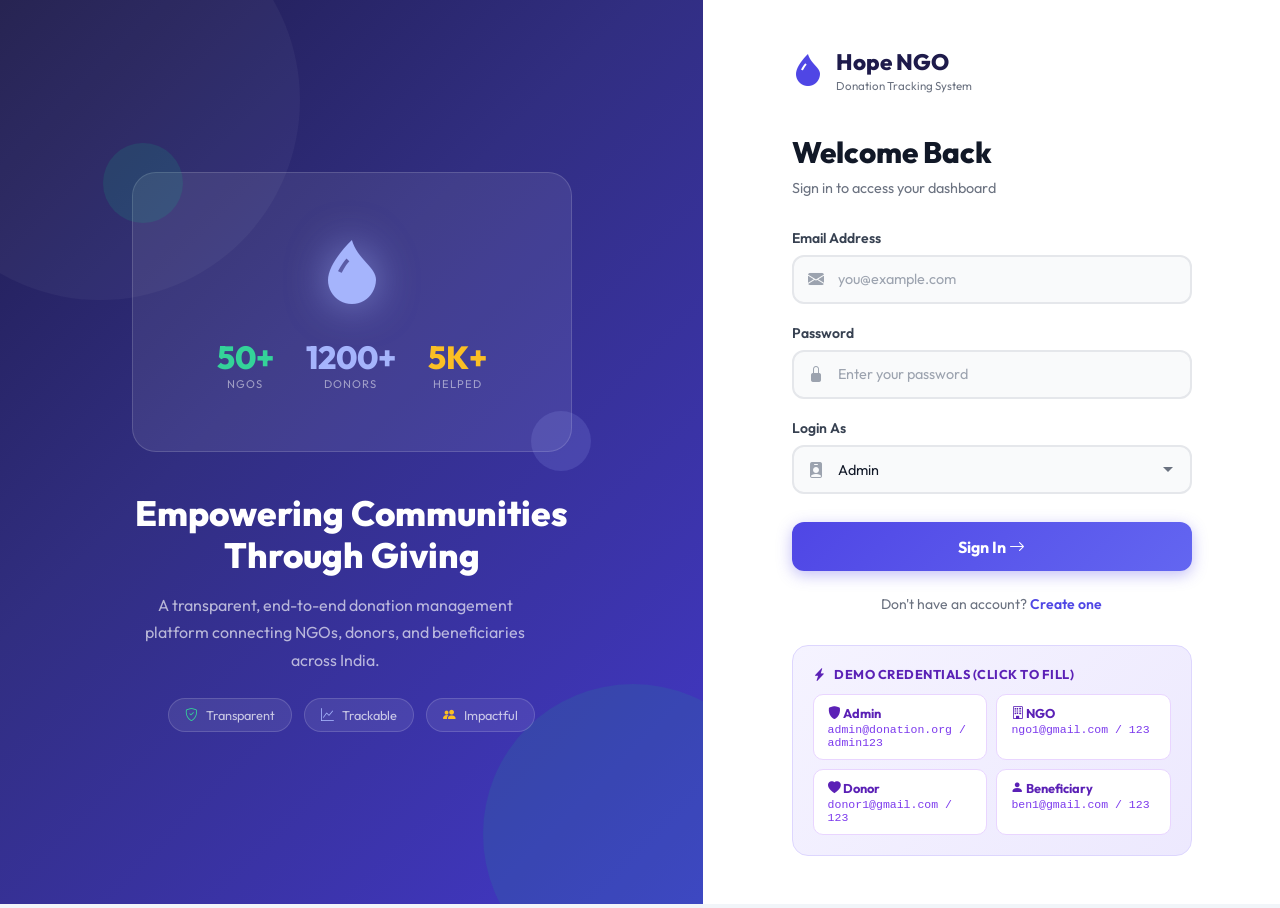
<file: frontend/login.html>
<!DOCTYPE html>
<html lang="en">
<head>
  <meta charset="UTF-8">
  <meta name="viewport" content="width=device-width, initial-scale=1.0">
  <title>Login - Hope NGO Donation System</title>
  <meta name="description" content="Login to Hope NGO Donation Tracking System to manage donations, fund requests, and beneficiary support.">
  <link rel="stylesheet" href="css/login.css">
  <link rel="stylesheet" href="https://cdn.jsdelivr.net/npm/bootstrap-icons@1.11.3/font/bootstrap-icons.min.css">
</head>
<body>
  <div class="login-layout">
    <!-- LEFT PANEL -->
    <div class="login-left">
      <!-- Placeholder illustration with gradient + icon -->
      <div style="width:100%;max-width:440px;height:280px;background:rgba(255,255,255,0.08);border-radius:24px;display:flex;flex-direction:column;align-items:center;justify-content:center;gap:1.5rem;border:1px solid rgba(255,255,255,0.15);position:relative;z-index:1">
        <i class="bi bi-droplet-fill" style="font-size:4rem;color:#a5b4fc;filter:drop-shadow(0 0 20px rgba(165,180,252,0.6))"></i>
        <div style="display:flex;gap:2rem">
          <div style="text-align:center">
            <div style="font-size:2rem;font-weight:800;color:#34d399">50+</div>
            <div style="font-size:0.7rem;color:rgba(255,255,255,0.5);text-transform:uppercase;letter-spacing:1px">NGOs</div>
          </div>
          <div style="text-align:center">
            <div style="font-size:2rem;font-weight:800;color:#a5b4fc">1200+</div>
            <div style="font-size:0.7rem;color:rgba(255,255,255,0.5);text-transform:uppercase;letter-spacing:1px">Donors</div>
          </div>
          <div style="text-align:center">
            <div style="font-size:2rem;font-weight:800;color:#fbbf24">5K+</div>
            <div style="font-size:0.7rem;color:rgba(255,255,255,0.5);text-transform:uppercase;letter-spacing:1px">Helped</div>
          </div>
        </div>
        <div style="position:absolute;top:-30px;left:-30px;width:80px;height:80px;border-radius:50%;background:rgba(16,185,129,0.15)"></div>
        <div style="position:absolute;bottom:-20px;right:-20px;width:60px;height:60px;border-radius:50%;background:rgba(165,180,252,0.15)"></div>
      </div>

      <div class="login-left-content">
        <h1>Empowering Communities<br>Through Giving</h1>
        <p>A transparent, end-to-end donation management platform connecting NGOs, donors, and beneficiaries across India.</p>
      </div>

      <!-- Feature pills -->
      <div style="display:flex;gap:0.75rem;margin-top:1.5rem;flex-wrap:wrap;justify-content:center;z-index:1;position:relative">
        <div style="background:rgba(255,255,255,0.08);border:1px solid rgba(255,255,255,0.15);border-radius:100px;padding:0.5rem 1rem;font-size:0.8rem;color:rgba(255,255,255,0.7);display:flex;align-items:center;gap:0.5rem"><i class="bi bi-shield-check" style="color:#34d399"></i> Transparent</div>
        <div style="background:rgba(255,255,255,0.08);border:1px solid rgba(255,255,255,0.15);border-radius:100px;padding:0.5rem 1rem;font-size:0.8rem;color:rgba(255,255,255,0.7);display:flex;align-items:center;gap:0.5rem"><i class="bi bi-graph-up" style="color:#a5b4fc"></i> Trackable</div>
        <div style="background:rgba(255,255,255,0.08);border:1px solid rgba(255,255,255,0.15);border-radius:100px;padding:0.5rem 1rem;font-size:0.8rem;color:rgba(255,255,255,0.7);display:flex;align-items:center;gap:0.5rem"><i class="bi bi-people-fill" style="color:#fbbf24"></i> Impactful</div>
      </div>
    </div>

    <!-- RIGHT PANEL -->
    <div class="login-right">
      <div class="login-form-container">
        <div class="login-logo">
          <i class="bi bi-droplet-fill"></i>
          <div>
            <div class="login-logo-text">Hope NGO</div>
            <div class="login-logo-sub">Donation Tracking System</div>
          </div>
        </div>

        <h1 class="login-title">Welcome Back</h1>
        <p class="login-subtitle">Sign in to access your dashboard</p>

        <div class="error-msg" id="errorMsg">
          <i class="bi bi-exclamation-circle-fill"></i>
          <span id="errorText">Invalid credentials. Please try again.</span>
        </div>

        <form id="loginForm" onsubmit="handleLogin(event)">
          <div class="form-group">
            <label for="email">Email Address</label>
            <div class="input-icon-wrap">
              <i class="bi bi-envelope-fill"></i>
              <input type="email" id="email" name="email" class="form-control" placeholder="you@example.com" required autocomplete="email">
            </div>
          </div>

          <div class="form-group">
            <label for="password">Password</label>
            <div class="input-icon-wrap">
              <i class="bi bi-lock-fill"></i>
              <input type="password" id="password" name="password" class="form-control" placeholder="Enter your password" required autocomplete="current-password">
            </div>
          </div>

          <div class="form-group">
            <label for="role">Login As</label>
            <div class="input-icon-wrap">
              <i class="bi bi-person-badge-fill"></i>
              <select id="role" name="role" class="form-control" style="padding-left:2.75rem">
                <option value="ADMIN">Admin</option>
                <option value="NGO">NGO</option>
                <option value="DONOR">Donor</option>
                <option value="BENEFICIARY">Beneficiary</option>
              </select>
            </div>
          </div>

          <button type="submit" class="btn-login" id="loginBtn">
            <span id="loginBtnText">Sign In</span>
            <i class="bi bi-arrow-right" id="loginBtnIcon"></i>
          </button>
        </form>

        <div class="login-footer">
          Don't have an account? <a href="register.html">Create one</a>
        </div>

        <!-- Demo Credentials -->
        <div class="demo-credentials">
          <h5><i class="bi bi-lightning-charge-fill"></i> Demo Credentials (Click to fill)</h5>
          <div class="demo-grid">
            <div class="demo-item" onclick="fillDemo('admin@donation.org','admin123','ADMIN')">
              <div class="demo-role"><i class="bi bi-shield-fill"></i> Admin</div>
              <div class="demo-creds">admin@donation.org / admin123</div>
            </div>
            <div class="demo-item" onclick="fillDemo('ngo1@gmail.com','123','NGO')">
              <div class="demo-role"><i class="bi bi-building"></i> NGO</div>
              <div class="demo-creds">ngo1@gmail.com / 123</div>
            </div>
            <div class="demo-item" onclick="fillDemo('donor1@gmail.com','123','DONOR')">
              <div class="demo-role"><i class="bi bi-heart-fill"></i> Donor</div>
              <div class="demo-creds">donor1@gmail.com / 123</div>
            </div>
            <div class="demo-item" onclick="fillDemo('ben1@gmail.com','123','BENEFICIARY')">
              <div class="demo-role"><i class="bi bi-person-fill"></i> Beneficiary</div>
              <div class="demo-creds">ben1@gmail.com / 123</div>
            </div>
          </div>
        </div>
      </div>
    </div>
  </div>

  <script src="js/api.js"></script>
  <script src="js/auth.js"></script>
  <script>
    // Redirect if already logged in
    if (AUTH.isLoggedIn()) window.location.href = 'dashboard.html';

    function fillDemo(email, password, role) {
      document.getElementById('email').value = email;
      document.getElementById('password').value = password;
      document.getElementById('role').value = role;
    }

    async function handleLogin(e) {
      e.preventDefault();
      const email = document.getElementById('email').value.trim();
      const password = document.getElementById('password').value;
      const role = document.getElementById('role').value;
      const btn = document.getElementById('loginBtn');
      const btnText = document.getElementById('loginBtnText');
      const errDiv = document.getElementById('errorMsg');
      const errText = document.getElementById('errorText');

      // Hide error
      errDiv.classList.remove('show');
      btn.disabled = true;
      btnText.textContent = 'Signing in...';

      try {
        const user = await API.users.login(email, password, role);
        if (user) {
          AUTH.setUser(user);
          btnText.textContent = 'Success!';
          setTimeout(() => window.location.href = 'dashboard.html', 400);
        } else {
          throw new Error('Invalid credentials. Please check your email, password, and role.');
        }
      } catch (err) {
        errText.textContent = err.message || 'Login failed. Please try again.';
        errDiv.classList.add('show');
        btn.disabled = false;
        btnText.textContent = 'Sign In';
      }
    }
  </script>
</body>
</html>
</file>
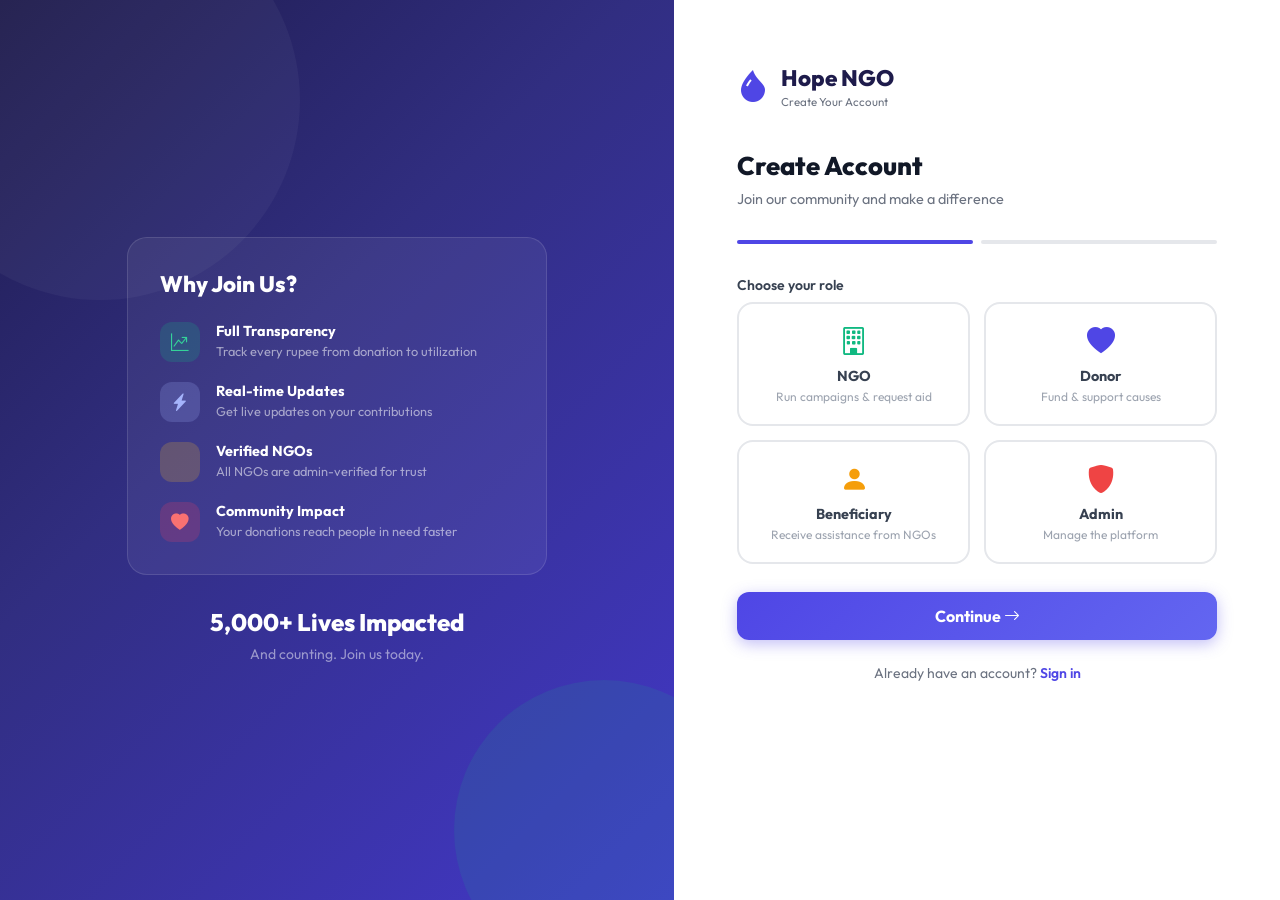
<file: frontend/register.html>
<!DOCTYPE html>
<html lang="en">
<head>
  <meta charset="UTF-8">
  <meta name="viewport" content="width=device-width, initial-scale=1.0">
  <title>Register - Hope NGO Donation System</title>
  <meta name="description" content="Create your account to join the Hope NGO Donation Tracking System as a donor, NGO, or beneficiary.">
  <link rel="stylesheet" href="https://fonts.googleapis.com/css2?family=Outfit:wght@300;400;500;600;700;800;900&display=swap">
  <link rel="stylesheet" href="https://cdn.jsdelivr.net/npm/bootstrap-icons@1.11.3/font/bootstrap-icons.min.css">
  <link rel="stylesheet" href="css/login.css">
  <style>
    .register-right { flex: 1; display: flex; align-items: flex-start; justify-content: center; padding: 3rem 2.5rem; background: white; overflow-y: auto; }
    .register-form-container { width: 100%; max-width: 480px; padding: 1rem 0; }
    .step-indicator { display: flex; gap: 0.5rem; margin-bottom: 2rem; }
    .step { flex: 1; height: 4px; border-radius: 100px; background: #e5e7eb; transition: background 0.3s; }
    .step.active { background: #4F46E5; }
    .step.done { background: #10B981; }
    .role-grid { display: grid; grid-template-columns: 1fr 1fr; gap: 0.875rem; margin-bottom: 1.25rem; }
    .role-card { padding: 1.25rem; border: 2px solid #e5e7eb; border-radius: 16px; cursor: pointer; transition: all 0.2s; text-align: center; }
    .role-card:hover { border-color: #4F46E5; background: #f5f3ff; }
    .role-card.selected { border-color: #4F46E5; background: #ede9fe; }
    .role-card i { font-size: 1.75rem; display: block; margin-bottom: 0.5rem; }
    .role-card-name { font-weight: 700; font-size: 0.9rem; color: #374151; }
    .role-card-desc { font-size: 0.75rem; color: #9ca3af; margin-top: 0.25rem; }
    .role-card.selected .role-card-name { color: #4F46E5; }
  </style>
</head>
<body>
  <div class="login-layout">
    <!-- LEFT PANEL -->
    <div class="login-left">
      <div style="width:100%;max-width:420px;z-index:1;position:relative">
        <div style="background:rgba(255,255,255,0.06);border-radius:20px;padding:2rem;border:1px solid rgba(255,255,255,0.12);margin-bottom:2rem">
          <h3 style="color:white;font-size:1.4rem;font-weight:800;margin-bottom:1.5rem">Why Join Us?</h3>
          <div style="display:flex;flex-direction:column;gap:1.25rem">
            <div style="display:flex;align-items:flex-start;gap:1rem">
              <div style="width:40px;height:40px;border-radius:12px;background:rgba(16,185,129,0.2);display:flex;align-items:center;justify-content:center;flex-shrink:0"><i class="bi bi-graph-up-arrow" style="color:#34d399;font-size:1.1rem"></i></div>
              <div><div style="font-weight:700;color:white;font-size:0.9rem">Full Transparency</div><div style="font-size:0.8rem;color:rgba(255,255,255,0.55);margin-top:0.2rem">Track every rupee from donation to utilization</div></div>
            </div>
            <div style="display:flex;align-items:flex-start;gap:1rem">
              <div style="width:40px;height:40px;border-radius:12px;background:rgba(165,180,252,0.2);display:flex;align-items:center;justify-content:center;flex-shrink:0"><i class="bi bi-lightning-charge-fill" style="color:#a5b4fc;font-size:1.1rem"></i></div>
              <div><div style="font-weight:700;color:white;font-size:0.9rem">Real-time Updates</div><div style="font-size:0.8rem;color:rgba(255,255,255,0.55);margin-top:0.2rem">Get live updates on your contributions</div></div>
            </div>
            <div style="display:flex;align-items:flex-start;gap:1rem">
              <div style="width:40px;height:40px;border-radius:12px;background:rgba(251,191,36,0.2);display:flex;align-items:center;justify-content:center;flex-shrink:0"><i class="bi bi-shield-check-fill" style="color:#fbbf24;font-size:1.1rem"></i></div>
              <div><div style="font-weight:700;color:white;font-size:0.9rem">Verified NGOs</div><div style="font-size:0.8rem;color:rgba(255,255,255,0.55);margin-top:0.2rem">All NGOs are admin-verified for trust</div></div>
            </div>
            <div style="display:flex;align-items:flex-start;gap:1rem">
              <div style="width:40px;height:40px;border-radius:12px;background:rgba(244,63,94,0.2);display:flex;align-items:center;justify-content:center;flex-shrink:0"><i class="bi bi-heart-fill" style="color:#f87171;font-size:1.1rem"></i></div>
              <div><div style="font-weight:700;color:white;font-size:0.9rem">Community Impact</div><div style="font-size:0.8rem;color:rgba(255,255,255,0.55);margin-top:0.2rem">Your donations reach people in need faster</div></div>
            </div>
          </div>
        </div>

        <div style="text-align:center">
          <div style="font-size:1.5rem;font-weight:800;color:white;margin-bottom:0.5rem">5,000+ Lives Impacted</div>
          <div style="font-size:0.875rem;color:rgba(255,255,255,0.5)">And counting. Join us today.</div>
        </div>
      </div>
    </div>

    <!-- RIGHT PANEL -->
    <div class="register-right">
      <div class="register-form-container">
        <div class="login-logo">
          <i class="bi bi-droplet-fill"></i>
          <div>
            <div class="login-logo-text">Hope NGO</div>
            <div class="login-logo-sub">Create Your Account</div>
          </div>
        </div>

        <h1 class="login-title" style="font-size:1.6rem">Create Account</h1>
        <p class="login-subtitle">Join our community and make a difference</p>

        <div class="step-indicator">
          <div class="step active" id="step1-ind"></div>
          <div class="step" id="step2-ind"></div>
        </div>

        <div class="error-msg" id="errorMsg">
          <i class="bi bi-exclamation-circle-fill"></i>
          <span id="errorText">Please fix the errors above.</span>
        </div>
        <div class="error-msg" id="successMsg" style="background:#d1fae5;color:#065f46;border:1px solid #6ee7b7">
          <i class="bi bi-check-circle-fill"></i>
          <span id="successText">Account created successfully!</span>
        </div>

        <form id="registerForm" onsubmit="handleRegister(event)">
          <!-- STEP 1: Role Selection -->
          <div id="step1">
            <div class="form-group">
              <label>Choose your role</label>
              <div class="role-grid">
                <div class="role-card" onclick="selectRole('NGO', this)">
                  <i class="bi bi-building" style="color:#10B981"></i>
                  <div class="role-card-name">NGO</div>
                  <div class="role-card-desc">Run campaigns & request aid</div>
                </div>
                <div class="role-card" onclick="selectRole('DONOR', this)">
                  <i class="bi bi-heart-fill" style="color:#4F46E5"></i>
                  <div class="role-card-name">Donor</div>
                  <div class="role-card-desc">Fund & support causes</div>
                </div>
                <div class="role-card" onclick="selectRole('BENEFICIARY', this)">
                  <i class="bi bi-person-fill" style="color:#F59E0B"></i>
                  <div class="role-card-name">Beneficiary</div>
                  <div class="role-card-desc">Receive assistance from NGOs</div>
                </div>
                <div class="role-card" onclick="selectRole('ADMIN', this)">
                  <i class="bi bi-shield-fill" style="color:#EF4444"></i>
                  <div class="role-card-name">Admin</div>
                  <div class="role-card-desc">Manage the platform</div>
                </div>
              </div>
              <input type="hidden" id="roleInput" name="role" required>
            </div>
            <button type="button" class="btn-login" onclick="goToStep2()" id="nextBtn" disabled>
              Continue <i class="bi bi-arrow-right"></i>
            </button>
          </div>

          <!-- STEP 2: Details -->
          <div id="step2" style="display:none">
            <div class="form-group">
              <label for="regName">Full Name</label>
              <div class="input-icon-wrap">
                <i class="bi bi-person-fill"></i>
                <input type="text" id="regName" name="name" class="form-control" placeholder="Your full name" required>
              </div>
            </div>

            <div class="form-group">
              <label for="regEmail">Email Address</label>
              <div class="input-icon-wrap">
                <i class="bi bi-envelope-fill"></i>
                <input type="email" id="regEmail" name="email" class="form-control" placeholder="you@example.com" required>
              </div>
            </div>

            <div class="form-group">
              <label for="regPassword">Password</label>
              <div class="input-icon-wrap">
                <i class="bi bi-lock-fill"></i>
                <input type="password" id="regPassword" name="password" class="form-control" placeholder="Min 6 characters" required minlength="6">
              </div>
            </div>

            <div class="form-group">
              <label for="regConfirmPassword">Confirm Password</label>
              <div class="input-icon-wrap">
                <i class="bi bi-lock-fill"></i>
                <input type="password" id="regConfirmPassword" class="form-control" placeholder="Re-enter your password" required>
              </div>
            </div>

            <div style="display:flex;gap:0.75rem;margin-bottom:1.25rem">
              <button type="button" class="btn-login" onclick="goToStep1()" style="background:#f3f4f6;color:#374151;box-shadow:none;flex:1">
                <i class="bi bi-arrow-left"></i> Back
              </button>
              <button type="submit" class="btn-login" id="registerBtn" style="flex:2">
                <span id="registerBtnText">Create Account</span>
                <i class="bi bi-check2-circle"></i>
              </button>
            </div>
          </div>
        </form>

        <div class="login-footer">
          Already have an account? <a href="login.html">Sign in</a>
        </div>
      </div>
    </div>
  </div>

  <script src="js/api.js"></script>
  <script src="js/auth.js"></script>
  <script>
    if (AUTH.isLoggedIn()) window.location.href = 'dashboard.html';

    let selectedRole = '';

    function selectRole(role, card) {
      selectedRole = role;
      document.getElementById('roleInput').value = role;
      document.querySelectorAll('.role-card').forEach(c => c.classList.remove('selected'));
      card.classList.add('selected');
      document.getElementById('nextBtn').disabled = false;
    }

    function goToStep2() {
      if (!selectedRole) { alert('Please select a role'); return; }
      document.getElementById('step1').style.display = 'none';
      document.getElementById('step2').style.display = 'block';
      document.getElementById('step1-ind').classList.add('done');
      document.getElementById('step1-ind').classList.remove('active');
      document.getElementById('step2-ind').classList.add('active');
    }

    function goToStep1() {
      document.getElementById('step2').style.display = 'none';
      document.getElementById('step1').style.display = 'block';
      document.getElementById('step1-ind').classList.remove('done');
      document.getElementById('step1-ind').classList.add('active');
      document.getElementById('step2-ind').classList.remove('active');
    }

    async function handleRegister(e) {
      e.preventDefault();
      const name = document.getElementById('regName').value.trim();
      const email = document.getElementById('regEmail').value.trim();
      const password = document.getElementById('regPassword').value;
      const confirmPassword = document.getElementById('regConfirmPassword').value;
      const role = document.getElementById('roleInput').value;
      const btn = document.getElementById('registerBtn');
      const btnText = document.getElementById('registerBtnText');
      const errDiv = document.getElementById('errorMsg');
      const errText = document.getElementById('errorText');
      const successDiv = document.getElementById('successMsg');

      errDiv.classList.remove('show');
      successDiv.classList.remove('show');

      // Validate
      if (password !== confirmPassword) {
        errText.textContent = 'Passwords do not match.';
        errDiv.classList.add('show');
        return;
      }
      if (password.length < 6) {
        errText.textContent = 'Password must be at least 6 characters.';
        errDiv.classList.add('show');
        return;
      }
      if (!role) {
        errText.textContent = 'Please go back and select a role.';
        errDiv.classList.add('show');
        return;
      }

      btn.disabled = true;
      btnText.textContent = 'Creating account...';

      try {
        await API.users.register({ name, email, password, role });
        document.getElementById('successText').textContent = `Account created! Redirecting to login...`;
        successDiv.classList.add('show');
        document.getElementById('registerForm').reset();
        setTimeout(() => window.location.href = 'login.html', 2000);
      } catch (err) {
        errText.textContent = err.message || 'Registration failed. Please try again.';
        errDiv.classList.add('show');
        btn.disabled = false;
        btnText.textContent = 'Create Account';
      }
    }
  </script>
</body>
</html>
</file>
<file: frontend/css/style.css>
@import url('https://fonts.googleapis.com/css2?family=Outfit:wght@300;400;500;600;700;800;900&display=swap');

:root {
  --primary: #4F46E5;
  --primary-light: #6366f1;
  --primary-dark: #3730a3;
  --secondary: #10B981;
  --secondary-light: #34d399;
  --danger: #EF4444;
  --warning: #F59E0B;
  --info: #3B82F6;
  --dark: #1F2937;
  --light: #F3F4F6;
  --white: #ffffff;
  --gray-50: #f9fafb;
  --gray-100: #f3f4f6;
  --gray-200: #e5e7eb;
  --gray-300: #d1d5db;
  --gray-400: #9ca3af;
  --gray-500: #6b7280;
  --gray-600: #4b5563;
  --gray-700: #374151;
  --gray-800: #1f2937;
  --gray-900: #111827;
  --shadow-sm: 0 1px 2px rgba(0,0,0,0.05);
  --shadow: 0 4px 6px rgba(0,0,0,0.07);
  --shadow-md: 0 8px 25px rgba(0,0,0,0.10);
  --shadow-lg: 0 20px 40px rgba(0,0,0,0.15);
  --shadow-xl: 0 25px 50px rgba(0,0,0,0.20);
  --radius-sm: 8px;
  --radius: 12px;
  --radius-lg: 20px;
  --radius-xl: 28px;
  --transition: all 0.2s ease;
  --font: 'Outfit', sans-serif;
}

*, *::before, *::after { box-sizing: border-box; margin: 0; padding: 0; }
html { scroll-behavior: smooth; }
body {
  font-family: var(--font);
  color: var(--gray-800);
  background: var(--gray-100);
  line-height: 1.6;
  -webkit-font-smoothing: antialiased;
}

/* ===== GLASS CARD ===== */
.glass-card {
  background: rgba(255,255,255,0.85);
  backdrop-filter: blur(20px);
  -webkit-backdrop-filter: blur(20px);
  border: 1px solid rgba(255,255,255,0.4);
  border-radius: var(--radius-lg);
  padding: 1.75rem;
  box-shadow: 0 8px 32px rgba(0,0,0,0.08), 0 2px 8px rgba(0,0,0,0.04);
  transition: var(--transition);
  margin-bottom: 1.5rem;
}
.glass-card:hover { box-shadow: 0 12px 40px rgba(0,0,0,0.12); }
.glass-card h3 {
  font-size: 1.2rem;
  font-weight: 700;
  color: var(--gray-900);
  margin-bottom: 1.25rem;
  padding-bottom: 0.75rem;
  border-bottom: 2px solid var(--gray-100);
}

/* ===== STAT CARDS ===== */
.stat-card {
  display: flex;
  flex-direction: column;
  gap: 0.5rem;
  padding: 1.5rem;
  border-radius: var(--radius-lg);
  color: white;
  position: relative;
  overflow: hidden;
  cursor: default;
  transition: transform 0.2s, box-shadow 0.2s;
}
.stat-card::before {
  content: '';
  position: absolute;
  top: -20px; right: -20px;
  width: 100px; height: 100px;
  border-radius: 50%;
  background: rgba(255,255,255,0.1);
}
.stat-card::after {
  content: '';
  position: absolute;
  bottom: -30px; right: 30px;
  width: 60px; height: 60px;
  border-radius: 50%;
  background: rgba(255,255,255,0.07);
}
.stat-card:hover { transform: translateY(-4px); box-shadow: 0 20px 40px rgba(0,0,0,0.2); }
.stat-card i { font-size: 1.75rem; opacity: 0.9; z-index: 1; }
.stat-number {
  font-size: 2.4rem;
  font-weight: 800;
  line-height: 1;
  z-index: 1;
  letter-spacing: -1px;
}
.stat-label {
  font-size: 0.78rem;
  font-weight: 600;
  opacity: 0.85;
  text-transform: uppercase;
  letter-spacing: 0.5px;
  z-index: 1;
}

/* ===== TABLES ===== */
.table {
  width: 100%;
  border-collapse: separate;
  border-spacing: 0;
  font-size: 0.875rem;
}
.table thead tr th {
  background: var(--gray-50);
  padding: 0.875rem 1rem;
  text-align: left;
  font-weight: 700;
  color: var(--gray-600);
  font-size: 0.78rem;
  text-transform: uppercase;
  letter-spacing: 0.5px;
  border-bottom: 2px solid var(--gray-200);
}
.table tbody tr td {
  padding: 0.875rem 1rem;
  border-bottom: 1px solid var(--gray-100);
  vertical-align: middle;
  color: var(--gray-700);
}
.table tbody tr { transition: background 0.15s; }
.table tbody tr:hover { background: var(--gray-50); }
.table tbody tr:last-child td { border-bottom: none; }
.table-responsive { overflow-x: auto; -webkit-overflow-scrolling: touch; }

/* ===== BADGES ===== */
.badge {
  display: inline-flex;
  align-items: center;
  gap: 0.3rem;
  padding: 0.3rem 0.75rem;
  border-radius: 100px;
  font-size: 0.75rem;
  font-weight: 700;
  letter-spacing: 0.3px;
  text-transform: capitalize;
}
.badge-open { background: #d1fae5; color: #065f46; }
.badge-completed { background: #dbeafe; color: #1e40af; }
.badge-pending { background: #fef3c7; color: #92400e; }
.badge-approved { background: #dcfce7; color: #166534; }
.badge-rejected { background: #fee2e2; color: #991b1b; }
.badge-active { background: #e0e7ff; color: #3730a3; }
.badge-verified { background: #d1fae5; color: #065f46; }
.badge-unverified { background: #fef3c7; color: #92400e; }
.badge-confirmed { background: #dbeafe; color: #1e40af; }
.badge-admin { background: #ede9fe; color: #5b21b6; }
.badge-ngo { background: #d1fae5; color: #065f46; }
.badge-donor { background: #dbeafe; color: #1e40af; }
.badge-beneficiary { background: #fce7f3; color: #9d174d; }
.badge-critical { background: #fee2e2; color: #991b1b; }
.badge-high { background: #fef3c7; color: #92400e; }
.badge-normal { background: #f3f4f6; color: #374151; }
.badge-material { background: #ede9fe; color: #5b21b6; }
.badge-fund { background: #dbeafe; color: #1e40af; }

/* ===== BUTTONS ===== */
.btn {
  display: inline-flex;
  align-items: center;
  gap: 0.5rem;
  padding: 0.6rem 1.25rem;
  border-radius: var(--radius);
  font-family: var(--font);
  font-size: 0.875rem;
  font-weight: 600;
  cursor: pointer;
  border: none;
  transition: all 0.2s;
  text-decoration: none;
  white-space: nowrap;
  line-height: 1;
}
.btn:hover { transform: translateY(-1px); }
.btn:active { transform: translateY(0); }
.btn-sm { padding: 0.375rem 0.75rem; font-size: 0.78rem; border-radius: var(--radius-sm); }
.btn-primary { background: linear-gradient(135deg, var(--primary), var(--primary-light)); color: white; box-shadow: 0 4px 15px rgba(79,70,229,0.3); }
.btn-primary:hover { box-shadow: 0 6px 20px rgba(79,70,229,0.45); }
.btn-success { background: linear-gradient(135deg, #059669, var(--secondary)); color: white; box-shadow: 0 4px 15px rgba(16,185,129,0.3); }
.btn-success:hover { box-shadow: 0 6px 20px rgba(16,185,129,0.45); }
.btn-danger { background: linear-gradient(135deg, #dc2626, var(--danger)); color: white; box-shadow: 0 4px 15px rgba(239,68,68,0.3); }
.btn-danger:hover { box-shadow: 0 6px 20px rgba(239,68,68,0.45); }
.btn-warning { background: linear-gradient(135deg, #d97706, var(--warning)); color: white; box-shadow: 0 4px 15px rgba(245,158,11,0.3); }
.btn-warning:hover { box-shadow: 0 6px 20px rgba(245,158,11,0.45); }
.btn-secondary { background: var(--gray-200); color: var(--gray-700); box-shadow: none; }
.btn-secondary:hover { background: var(--gray-300); transform: translateY(-1px); }
.btn-info { background: linear-gradient(135deg, #2563eb, var(--info)); color: white; box-shadow: 0 4px 15px rgba(59,130,246,0.3); }
.btn-outline { background: transparent; border: 2px solid var(--primary); color: var(--primary); }
.btn-outline:hover { background: var(--primary); color: white; }

/* ===== FORMS ===== */
.form-group { margin-bottom: 1.25rem; }
.form-group label {
  display: block;
  font-weight: 600;
  font-size: 0.875rem;
  color: var(--gray-700);
  margin-bottom: 0.5rem;
}
.form-control {
  width: 100%;
  padding: 0.75rem 1rem;
  border: 2px solid var(--gray-200);
  border-radius: var(--radius);
  font-family: var(--font);
  font-size: 0.9rem;
  color: var(--gray-800);
  background: white;
  transition: var(--transition);
  outline: none;
  appearance: none;
}
.form-control:focus { border-color: var(--primary); box-shadow: 0 0 0 3px rgba(79,70,229,0.12); }
.form-control::placeholder { color: var(--gray-400); }
textarea.form-control { resize: vertical; min-height: 100px; }
select.form-control { background-image: url("data:image/svg+xml,%3Csvg xmlns='http://www.w3.org/2000/svg' width='12' height='12' viewBox='0 0 12 12'%3E%3Cpath fill='%236b7280' d='M6 8L1 3h10z'/%3E%3C/svg%3E"); background-repeat: no-repeat; background-position: right 1rem center; padding-right: 2.5rem; }
.form-row { display: grid; grid-template-columns: 1fr 1fr; gap: 1rem; }

/* ===== ALERTS ===== */
.alert {
  display: flex;
  align-items: center;
  gap: 0.75rem;
  padding: 1rem 1.25rem;
  border-radius: var(--radius);
  margin-bottom: 1rem;
  font-size: 0.875rem;
  font-weight: 500;
  animation: fadeIn 0.3s ease;
}
.alert-success { background: #d1fae5; color: #065f46; border-left: 4px solid #10b981; }
.alert-danger { background: #fee2e2; color: #991b1b; border-left: 4px solid #ef4444; }
.alert-warning { background: #fef3c7; color: #92400e; border-left: 4px solid #f59e0b; }
.alert-info { background: #dbeafe; color: #1e40af; border-left: 4px solid #3b82f6; }
.alert-close { margin-left: auto; cursor: pointer; background: none; border: none; font-size: 1.1rem; color: inherit; opacity: 0.7; padding: 0; line-height: 1; }
.alert-close:hover { opacity: 1; }

/* ===== SIDEBAR ===== */
.sidebar {
  width: 260px;
  background: linear-gradient(180deg, #1e1b4b 0%, #312e81 100%);
  color: white;
  display: flex;
  flex-direction: column;
  flex-shrink: 0;
  position: sticky;
  top: 0;
  height: 100vh;
  overflow-y: auto;
}
.sidebar-header {
  padding: 1.75rem 1.5rem;
  border-bottom: 1px solid rgba(255,255,255,0.1);
  display: flex;
  align-items: center;
  gap: 0.875rem;
  background: rgba(255,255,255,0.05);
}
.sidebar-header .logo-icon { font-size: 2rem; color: #a5b4fc; flex-shrink: 0; }
.sidebar-header .logo-text { font-size: 1.15rem; font-weight: 800; color: white; line-height: 1.2; }
.sidebar-header .logo-sub { font-size: 0.72rem; color: rgba(255,255,255,0.45); margin-top: 0.15rem; }
.sidebar nav { flex: 1; padding: 0.75rem 0; }
.nav-section-label {
  padding: 1.25rem 1.5rem 0.4rem;
  font-size: 0.68rem;
  font-weight: 700;
  color: rgba(255,255,255,0.35);
  text-transform: uppercase;
  letter-spacing: 1.2px;
}
.nav-link {
  display: flex;
  align-items: center;
  gap: 0.875rem;
  padding: 0.8rem 1.5rem;
  color: rgba(255,255,255,0.65);
  text-decoration: none;
  transition: all 0.2s;
  font-size: 0.88rem;
  font-weight: 500;
  cursor: pointer;
  border: none;
  background: none;
  width: 100%;
  text-align: left;
  position: relative;
  border-right: 3px solid transparent;
}
.nav-link i { font-size: 1.05rem; width: 20px; text-align: center; flex-shrink: 0; }
.nav-link:hover { background: rgba(255,255,255,0.08); color: rgba(255,255,255,0.9); }
.nav-link.active { background: rgba(255,255,255,0.12); color: white; border-right-color: var(--secondary); }
.sidebar-footer {
  padding: 1rem 1.5rem;
  border-top: 1px solid rgba(255,255,255,0.1);
  font-size: 0.78rem;
  color: rgba(255,255,255,0.35);
  text-align: center;
}

/* ===== TOPBAR ===== */
.topbar {
  display: flex;
  align-items: center;
  justify-content: space-between;
  margin-bottom: 2rem;
  padding: 1.1rem 1.5rem;
  background: rgba(255,255,255,0.9);
  backdrop-filter: blur(20px);
  border: 1px solid rgba(255,255,255,0.5);
  border-radius: var(--radius-lg);
  box-shadow: 0 4px 20px rgba(0,0,0,0.06);
}
.topbar h4 { font-size: 1.3rem; font-weight: 800; color: var(--gray-900); margin: 0; }
.topbar .page-subtitle { font-size: 0.82rem; color: var(--gray-500); margin-top: 0.15rem; }
.topbar .user-info { display: flex; align-items: center; gap: 1rem; }
.logout-btn {
  display: flex; align-items: center; gap: 0.5rem;
  padding: 0.55rem 1.1rem;
  background: transparent;
  border: 2px solid var(--gray-200);
  border-radius: var(--radius);
  color: var(--gray-600);
  font-family: var(--font);
  font-size: 0.85rem;
  font-weight: 600;
  cursor: pointer;
  transition: var(--transition);
}
.logout-btn:hover { border-color: var(--danger); color: var(--danger); background: #fee2e2; }

/* ===== SECTION TABS ===== */
.section-tabs {
  display: flex;
  gap: 0.4rem;
  margin-bottom: 1.5rem;
  flex-wrap: wrap;
  padding: 0.4rem;
  background: rgba(255,255,255,0.85);
  backdrop-filter: blur(10px);
  border-radius: var(--radius-lg);
  border: 1px solid rgba(255,255,255,0.5);
  box-shadow: 0 2px 10px rgba(0,0,0,0.05);
}
.tab-btn {
  padding: 0.55rem 1.1rem;
  border: none;
  border-radius: var(--radius);
  background: transparent;
  color: var(--gray-600);
  font-family: var(--font);
  font-size: 0.85rem;
  font-weight: 600;
  cursor: pointer;
  transition: all 0.2s;
  white-space: nowrap;
}
.tab-btn:hover { background: var(--gray-100); color: var(--gray-800); }
.tab-btn.active { background: var(--primary); color: white; box-shadow: 0 4px 12px rgba(79,70,229,0.3); }

/* ===== FUND CARDS GRID ===== */
.fund-cards-grid {
  display: grid;
  grid-template-columns: repeat(auto-fill, minmax(290px, 1fr));
  gap: 1.5rem;
  padding: 0.5rem 0;
}
.fund-card {
  background: white;
  border-radius: var(--radius-lg);
  overflow: hidden;
  box-shadow: var(--shadow);
  transition: all 0.3s;
  border: 1px solid var(--gray-100);
}
.fund-card:hover { transform: translateY(-5px); box-shadow: 0 20px 40px rgba(0,0,0,0.12); }
.fund-card-color-bar { height: 4px; }
.fund-card-body { padding: 1.25rem 1.5rem 1.5rem; }
.fund-card-header { display: flex; justify-content: space-between; align-items: flex-start; margin-bottom: 0.75rem; }
.fund-card-title { font-size: 1rem; font-weight: 700; color: var(--gray-800); }
.fund-card-desc { font-size: 0.83rem; color: var(--gray-500); margin-bottom: 1rem; line-height: 1.6; display: -webkit-box; -webkit-line-clamp: 2; -webkit-box-orient: vertical; overflow: hidden; }
.progress-bar-container { background: var(--gray-100); border-radius: 100px; height: 8px; overflow: hidden; margin-bottom: 0.6rem; }
.progress-bar { height: 100%; border-radius: 100px; background: linear-gradient(90deg, var(--primary), var(--secondary)); transition: width 0.8s ease; min-width: 4px; }
.fund-card-meta { display: flex; justify-content: space-between; font-size: 0.8rem; color: var(--gray-500); margin-bottom: 1rem; }
.fund-card-amount { font-size: 1.15rem; font-weight: 800; color: var(--primary); }
.fund-card-footer { padding: 1rem 1.5rem; border-top: 1px solid var(--gray-100); background: var(--gray-50); display: flex; justify-content: space-between; align-items: center; }

/* ===== MODAL ===== */
.modal-overlay {
  position: fixed;
  inset: 0;
  background: rgba(0,0,0,0.55);
  backdrop-filter: blur(6px);
  z-index: 1000;
  display: flex;
  align-items: center;
  justify-content: center;
  animation: fadeIn 0.2s ease;
  padding: 1rem;
}
.modal-box {
  width: 100%;
  max-width: 480px;
  border-radius: var(--radius-xl);
  padding: 2rem;
  position: relative;
  animation: slideIn 0.3s ease;
}
.modal-box h3 { font-size: 1.4rem; font-weight: 800; margin-bottom: 0.5rem; color: var(--gray-900); }
.modal-box p { color: var(--gray-500); font-size: 0.9rem; margin-bottom: 1.25rem; }
.modal-close {
  position: absolute; top: 1rem; right: 1rem;
  background: var(--gray-100); border: none;
  border-radius: 50%; width: 34px; height: 34px;
  font-size: 1rem; cursor: pointer;
  display: flex; align-items: center; justify-content: center;
  color: var(--gray-500); transition: var(--transition);
}
.modal-close:hover { background: var(--gray-200); color: var(--gray-800); }

/* ===== DASHBOARD LAYOUT ===== */
.dashboard-layout { display: flex; min-height: 100vh; }
.main-content { flex: 1; background: #f1f5f9; padding: 2rem; overflow-y: auto; min-width: 0; }
.dashboard-section { display: none; animation: fadeIn 0.3s ease; }
.dashboard-section.active { display: block; }
.admin-tab-content, .ngo-tab-content, .donor-tab-content, .ben-tab-content { display: none; }
.admin-tab-content.active, .ngo-tab-content.active, .donor-tab-content.active, .ben-tab-content.active { display: block; animation: slideUp 0.3s ease; }

/* ===== STATS GRID ===== */
.stats-grid {
  display: grid;
  grid-template-columns: repeat(auto-fit, minmax(190px, 1fr));
  gap: 1.25rem;
  margin-bottom: 2rem;
}

/* ===== ANIMATIONS ===== */
@keyframes fadeIn { from { opacity: 0; } to { opacity: 1; } }
@keyframes slideIn { from { opacity: 0; transform: translateY(-20px) scale(0.97); } to { opacity: 1; transform: translateY(0) scale(1); } }
@keyframes slideUp { from { opacity: 0; transform: translateY(16px); } to { opacity: 1; transform: translateY(0); } }
@keyframes pulse { 0%, 100% { opacity: 1; } 50% { opacity: 0.5; } }

/* ===== MISC ===== */
.section-header { display: flex; align-items: center; justify-content: space-between; margin-bottom: 1.5rem; }
.section-header h2 { font-size: 1.5rem; font-weight: 800; color: var(--gray-900); }
.divider { border: none; border-top: 1px solid var(--gray-200); margin: 1.5rem 0; }
.empty-state { text-align: center; padding: 3rem 1rem; color: var(--gray-400); }
.empty-state i { font-size: 2.5rem; display: block; margin-bottom: 0.75rem; }
.empty-state p { font-size: 0.875rem; }
.actions { display: flex; gap: 0.4rem; flex-wrap: wrap; }
.search-bar { display: flex; gap: 1rem; margin-bottom: 1.25rem; flex-wrap: wrap; }
.text-muted { color: var(--gray-500); }
.text-success { color: var(--secondary); }
.text-danger { color: var(--danger); }
.fw-bold { font-weight: 700; }
hr { border: none; border-top: 1px solid var(--gray-200); margin: 1.5rem 0; }

/* ===== RESPONSIVE ===== */
@media (max-width: 1024px) {
  .sidebar { width: 220px; }
  .main-content { padding: 1.5rem; }
}
@media (max-width: 768px) {
  .dashboard-layout { flex-direction: column; }
  .sidebar { width: 100%; height: auto; position: relative; }
  .stats-grid { grid-template-columns: repeat(2, 1fr); }
  .main-content { padding: 1rem; }
  .topbar { flex-direction: column; align-items: flex-start; gap: 0.75rem; }
  .section-tabs { gap: 0.3rem; }
  .tab-btn { font-size: 0.78rem; padding: 0.5rem 0.75rem; }
  .form-row { grid-template-columns: 1fr; }
}
@media (max-width: 480px) {
  .stats-grid { grid-template-columns: 1fr; }
  .fund-cards-grid { grid-template-columns: 1fr; }
  .stat-number { font-size: 1.8rem; }
}
</file>
<file: frontend/css/dashboard.css>
/* ===== DASHBOARD SPECIFIC CSS ===== */
/* Supplements style.css for dashboard-specific layout and components */

/* ===== DASHBOARD LAYOUT ===== */
.dashboard-layout {
  display: flex;
  min-height: 100vh;
}

/* ===== SIDEBAR ===== */
.sidebar {
  width: 260px;
  background: linear-gradient(180deg, #1e1b4b 0%, #312e81 100%);
  color: white;
  padding: 0;
  display: flex;
  flex-direction: column;
  flex-shrink: 0;
  position: sticky;
  top: 0;
  height: 100vh;
  overflow-y: auto;
  scrollbar-width: thin;
  scrollbar-color: rgba(255,255,255,0.1) transparent;
}
.sidebar::-webkit-scrollbar { width: 4px; }
.sidebar::-webkit-scrollbar-thumb { background: rgba(255,255,255,0.1); border-radius: 2px; }
.sidebar-header {
  padding: 1.75rem 1.5rem;
  border-bottom: 1px solid rgba(255,255,255,0.1);
  display: flex;
  align-items: center;
  gap: 0.875rem;
  background: rgba(255,255,255,0.05);
  flex-shrink: 0;
}
.sidebar-header .logo-icon {
  font-size: 2rem;
  color: #a5b4fc;
  flex-shrink: 0;
  filter: drop-shadow(0 0 8px rgba(165,180,252,0.5));
}
.sidebar-header-text .logo-text {
  font-size: 1.15rem;
  font-weight: 800;
  color: white;
  line-height: 1.2;
}
.sidebar-header-text .logo-sub {
  font-size: 0.7rem;
  color: rgba(255,255,255,0.4);
  margin-top: 0.15rem;
  font-weight: 400;
}
.sidebar nav { flex: 1; padding: 0.75rem 0; overflow-y: auto; }
.nav-section-label {
  padding: 1.25rem 1.5rem 0.4rem;
  font-size: 0.65rem;
  font-weight: 700;
  color: rgba(255,255,255,0.3);
  text-transform: uppercase;
  letter-spacing: 1.5px;
}
.nav-link {
  display: flex;
  align-items: center;
  gap: 0.875rem;
  padding: 0.8rem 1.5rem;
  color: rgba(255,255,255,0.6);
  text-decoration: none;
  transition: all 0.18s;
  font-size: 0.88rem;
  font-weight: 500;
  cursor: pointer;
  border: none;
  background: none;
  width: 100%;
  text-align: left;
  position: relative;
  border-right: 3px solid transparent;
  font-family: 'Outfit', sans-serif;
}
.nav-link i {
  font-size: 1.05rem;
  width: 20px;
  text-align: center;
  flex-shrink: 0;
}
.nav-link:hover {
  background: rgba(255,255,255,0.08);
  color: rgba(255,255,255,0.9);
}
.nav-link.active {
  background: rgba(255,255,255,0.12);
  color: white;
  border-right-color: #10B981;
  font-weight: 600;
}
.nav-link .nav-badge {
  margin-left: auto;
  background: #10B981;
  color: white;
  font-size: 0.65rem;
  padding: 0.15rem 0.5rem;
  border-radius: 100px;
  font-weight: 700;
}
.sidebar-footer {
  padding: 1rem 1.5rem;
  border-top: 1px solid rgba(255,255,255,0.08);
  font-size: 0.75rem;
  color: rgba(255,255,255,0.3);
  text-align: center;
  flex-shrink: 0;
}

/* ===== MAIN CONTENT ===== */
.main-content {
  flex: 1;
  background: #f1f5f9;
  padding: 2rem;
  overflow-y: auto;
  min-width: 0;
}

/* ===== TOPBAR ===== */
.topbar {
  display: flex;
  align-items: center;
  justify-content: space-between;
  margin-bottom: 2rem;
  padding: 1.1rem 1.5rem;
  background: rgba(255,255,255,0.92);
  backdrop-filter: blur(20px);
  -webkit-backdrop-filter: blur(20px);
  border: 1px solid rgba(255,255,255,0.6);
  border-radius: 20px;
  box-shadow: 0 4px 20px rgba(0,0,0,0.06);
}
.topbar .topbar-left h4 {
  font-size: 1.3rem;
  font-weight: 800;
  color: #111827;
  margin: 0;
  line-height: 1.2;
}
.topbar .topbar-left .page-subtitle {
  font-size: 0.82rem;
  color: #6b7280;
  margin-top: 0.2rem;
}
.topbar .user-info {
  display: flex;
  align-items: center;
  gap: 1rem;
}
.user-avatar {
  width: 38px;
  height: 38px;
  border-radius: 50%;
  background: linear-gradient(135deg, #4F46E5, #7C3AED);
  display: flex;
  align-items: center;
  justify-content: center;
  color: white;
  font-weight: 800;
  font-size: 0.9rem;
  flex-shrink: 0;
}
.user-name {
  font-weight: 700;
  font-size: 0.875rem;
  color: #111827;
}
.user-role-badge {
  font-size: 0.72rem;
  font-weight: 600;
  color: #6b7280;
}
.logout-btn {
  display: flex;
  align-items: center;
  gap: 0.5rem;
  padding: 0.55rem 1.1rem;
  background: transparent;
  border: 2px solid #e5e7eb;
  border-radius: 12px;
  color: #6b7280;
  font-family: 'Outfit', sans-serif;
  font-size: 0.85rem;
  font-weight: 600;
  cursor: pointer;
  transition: all 0.2s;
}
.logout-btn:hover { border-color: #ef4444; color: #ef4444; background: #fee2e2; }

/* ===== STATS GRID ===== */
.stats-grid {
  display: grid;
  grid-template-columns: repeat(auto-fit, minmax(185px, 1fr));
  gap: 1.25rem;
  margin-bottom: 2rem;
}
.stat-card {
  display: flex;
  flex-direction: column;
  gap: 0.5rem;
  padding: 1.4rem 1.5rem;
  border-radius: 20px;
  color: white;
  position: relative;
  overflow: hidden;
  cursor: default;
  transition: transform 0.25s, box-shadow 0.25s;
  box-shadow: 0 8px 24px rgba(0,0,0,0.12);
}
.stat-card::before {
  content: '';
  position: absolute;
  top: -25px; right: -25px;
  width: 110px; height: 110px;
  border-radius: 50%;
  background: rgba(255,255,255,0.1);
  pointer-events: none;
}
.stat-card::after {
  content: '';
  position: absolute;
  bottom: -35px; right: 20px;
  width: 70px; height: 70px;
  border-radius: 50%;
  background: rgba(255,255,255,0.06);
  pointer-events: none;
}
.stat-card:hover {
  transform: translateY(-5px) scale(1.01);
  box-shadow: 0 20px 45px rgba(0,0,0,0.18);
}
.stat-card i {
  font-size: 1.7rem;
  opacity: 0.9;
  z-index: 1;
  position: relative;
}
.stat-number {
  font-size: 2.3rem;
  font-weight: 800;
  line-height: 1;
  z-index: 1;
  position: relative;
  letter-spacing: -1.5px;
}
.stat-label {
  font-size: 0.75rem;
  font-weight: 600;
  opacity: 0.82;
  text-transform: uppercase;
  letter-spacing: 0.6px;
  z-index: 1;
  position: relative;
}

/* Stat card gradient variants */
.stat-indigo { background: linear-gradient(135deg, #4F46E5 0%, #7C3AED 100%); }
.stat-emerald { background: linear-gradient(135deg, #059669 0%, #10B981 100%); }
.stat-blue { background: linear-gradient(135deg, #2563EB 0%, #3B82F6 100%); }
.stat-rose { background: linear-gradient(135deg, #dc2626 0%, #f43f5e 100%); }
.stat-amber { background: linear-gradient(135deg, #d97706 0%, #f59e0b 100%); }
.stat-cyan { background: linear-gradient(135deg, #0891b2 0%, #06b6d4 100%); }
.stat-violet { background: linear-gradient(135deg, #7c3aed 0%, #a78bfa 100%); }
.stat-pink { background: linear-gradient(135deg, #db2777 0%, #ec4899 100%); }
.stat-teal { background: linear-gradient(135deg, #0d9488 0%, #14b8a6 100%); }
.stat-orange { background: linear-gradient(135deg, #ea580c 0%, #f97316 100%); }

/* ===== SECTION TABS ===== */
.section-tabs {
  display: flex;
  gap: 0.4rem;
  margin-bottom: 1.5rem;
  flex-wrap: wrap;
  padding: 0.4rem;
  background: rgba(255,255,255,0.88);
  backdrop-filter: blur(10px);
  border-radius: 20px;
  border: 1px solid rgba(255,255,255,0.6);
  box-shadow: 0 2px 10px rgba(0,0,0,0.05);
}
.tab-btn {
  padding: 0.55rem 1.1rem;
  border: none;
  border-radius: 12px;
  background: transparent;
  color: #6b7280;
  font-family: 'Outfit', sans-serif;
  font-size: 0.85rem;
  font-weight: 600;
  cursor: pointer;
  transition: all 0.18s;
  white-space: nowrap;
  display: flex;
  align-items: center;
  gap: 0.4rem;
}
.tab-btn:hover { background: #f3f4f6; color: #374151; }
.tab-btn.active {
  background: linear-gradient(135deg, #4F46E5, #6366f1);
  color: white;
  box-shadow: 0 4px 12px rgba(79,70,229,0.35);
}

/* ===== GLASS CARD ===== */
.glass-card {
  background: rgba(255,255,255,0.88);
  backdrop-filter: blur(20px);
  -webkit-backdrop-filter: blur(20px);
  border: 1px solid rgba(255,255,255,0.5);
  border-radius: 20px;
  padding: 1.75rem;
  box-shadow: 0 8px 32px rgba(0,0,0,0.07), 0 2px 6px rgba(0,0,0,0.04);
  margin-bottom: 1.5rem;
}
.glass-card h3 {
  font-size: 1.15rem;
  font-weight: 700;
  color: #111827;
  margin-bottom: 1.25rem;
  padding-bottom: 0.875rem;
  border-bottom: 2px solid #f3f4f6;
  display: flex;
  align-items: center;
  gap: 0.5rem;
}
.glass-card h4 {
  font-size: 1rem;
  font-weight: 700;
  color: #374151;
  margin: 1.25rem 0 0.875rem;
}

/* ===== TABLE STYLES ===== */
.table {
  width: 100%;
  border-collapse: separate;
  border-spacing: 0;
  font-size: 0.875rem;
}
.table thead tr th {
  background: #f9fafb;
  padding: 0.8rem 1rem;
  text-align: left;
  font-weight: 700;
  color: #6b7280;
  font-size: 0.75rem;
  text-transform: uppercase;
  letter-spacing: 0.6px;
  border-bottom: 2px solid #e5e7eb;
  white-space: nowrap;
}
.table thead tr th:first-child { border-radius: 12px 0 0 0; }
.table thead tr th:last-child { border-radius: 0 12px 0 0; }
.table tbody tr td {
  padding: 0.875rem 1rem;
  border-bottom: 1px solid #f3f4f6;
  vertical-align: middle;
  color: #374151;
}
.table tbody tr { transition: background 0.15s; }
.table tbody tr:hover { background: #f9fafb; }
.table tbody tr:last-child td { border-bottom: none; }
.table-responsive { overflow-x: auto; -webkit-overflow-scrolling: touch; }

/* ===== CHART PLACEHOLDER ===== */
.chart-container {
  background: linear-gradient(135deg, #f8faff, #f0f4ff);
  border-radius: 16px;
  padding: 2rem;
  text-align: center;
  border: 2px dashed #c7d2fe;
  min-height: 200px;
  display: flex;
  align-items: center;
  justify-content: center;
  flex-direction: column;
  gap: 1rem;
  color: #6366f1;
}
.chart-container i { font-size: 3rem; opacity: 0.6; }
.chart-container p { font-size: 0.875rem; color: #6b7280; }

/* ===== DASHBOARD SECTIONS ===== */
.dashboard-section { display: none; animation: fadeIn 0.3s ease; }
.dashboard-section.active { display: block; }
.admin-tab-content, .ngo-tab-content, .donor-tab-content, .ben-tab-content { display: none; }
.admin-tab-content.active, .ngo-tab-content.active, .donor-tab-content.active, .ben-tab-content.active {
  display: block;
  animation: slideUp 0.3s ease;
}

/* ===== FUND CARDS ===== */
.fund-cards-grid {
  display: grid;
  grid-template-columns: repeat(auto-fill, minmax(290px, 1fr));
  gap: 1.5rem;
}
.fund-card {
  background: white;
  border-radius: 20px;
  overflow: hidden;
  box-shadow: 0 4px 16px rgba(0,0,0,0.07);
  transition: all 0.3s;
  border: 1px solid #f3f4f6;
  display: flex;
  flex-direction: column;
}
.fund-card:hover { transform: translateY(-6px); box-shadow: 0 20px 45px rgba(0,0,0,0.13); }
.fund-card-color-bar { height: 5px; width: 100%; }
.fund-card-body { padding: 1.25rem 1.5rem; flex: 1; }
.fund-card-header { display: flex; justify-content: space-between; align-items: flex-start; margin-bottom: 0.625rem; }
.fund-card-title { font-size: 1rem; font-weight: 700; color: #111827; line-height: 1.3; }
.fund-card-desc {
  font-size: 0.82rem; color: #6b7280; margin-bottom: 1rem; line-height: 1.6;
  display: -webkit-box; -webkit-line-clamp: 2; -webkit-box-orient: vertical; overflow: hidden;
}
.progress-bar-container {
  background: #f3f4f6; border-radius: 100px; height: 8px; overflow: hidden; margin-bottom: 0.625rem;
}
.progress-bar {
  height: 100%; border-radius: 100px;
  background: linear-gradient(90deg, #4F46E5, #10B981);
  transition: width 1s ease; min-width: 4px;
}
.fund-card-meta { display: flex; justify-content: space-between; font-size: 0.79rem; color: #9ca3af; margin-bottom: 1rem; }
.fund-card-amount { font-size: 1.15rem; font-weight: 800; color: #4F46E5; }
.fund-card-footer {
  padding: 0.875rem 1.5rem;
  border-top: 1px solid #f3f4f6;
  background: #f9fafb;
  display: flex;
  justify-content: space-between;
  align-items: center;
}

/* ===== MODAL ===== */
.modal-overlay {
  position: fixed;
  inset: 0;
  background: rgba(0,0,0,0.55);
  backdrop-filter: blur(6px);
  z-index: 2000;
  display: flex;
  align-items: center;
  justify-content: center;
  padding: 1rem;
  animation: fadeIn 0.2s ease;
}
.modal-box {
  width: 100%;
  max-width: 480px;
  background: rgba(255,255,255,0.95);
  backdrop-filter: blur(30px);
  border: 1px solid rgba(255,255,255,0.5);
  border-radius: 28px;
  padding: 2rem;
  position: relative;
  box-shadow: 0 30px 80px rgba(0,0,0,0.25);
  animation: slideIn 0.3s ease;
}
.modal-box h3 { font-size: 1.4rem; font-weight: 800; color: #111827; margin-bottom: 0.5rem; }
.modal-box p { color: #6b7280; font-size: 0.9rem; margin-bottom: 1.25rem; }
.modal-close {
  position: absolute; top: 1.25rem; right: 1.25rem;
  background: #f3f4f6; border: none; border-radius: 50%;
  width: 36px; height: 36px; font-size: 1rem;
  cursor: pointer; display: flex; align-items: center; justify-content: center;
  color: #6b7280; transition: all 0.2s;
}
.modal-close:hover { background: #e5e7eb; color: #111827; }

/* ===== ALERT / TOAST ===== */
#toastContainer {
  position: fixed;
  bottom: 2rem;
  right: 2rem;
  z-index: 3000;
  display: flex;
  flex-direction: column;
  gap: 0.75rem;
  max-width: 360px;
}
.toast {
  display: flex;
  align-items: flex-start;
  gap: 0.75rem;
  padding: 1rem 1.25rem;
  border-radius: 16px;
  font-size: 0.875rem;
  font-weight: 500;
  box-shadow: 0 10px 30px rgba(0,0,0,0.15);
  animation: slideIn 0.3s ease;
  position: relative;
}
.toast i { font-size: 1.1rem; flex-shrink: 0; margin-top: 0.05rem; }
.toast-success { background: white; border-left: 4px solid #10b981; color: #065f46; }
.toast-danger { background: white; border-left: 4px solid #ef4444; color: #991b1b; }
.toast-warning { background: white; border-left: 4px solid #f59e0b; color: #92400e; }
.toast-info { background: white; border-left: 4px solid #3b82f6; color: #1e40af; }

/* ===== SEARCH BAR ===== */
.search-bar {
  display: flex;
  gap: 0.75rem;
  margin-bottom: 1.25rem;
  flex-wrap: wrap;
  align-items: center;
}
.search-bar .form-control { max-width: 300px; padding: 0.65rem 1rem; }

/* ===== ANIMATIONS ===== */
@keyframes fadeIn { from { opacity: 0; } to { opacity: 1; } }
@keyframes slideIn { from { opacity: 0; transform: translateY(-16px) scale(0.97); } to { opacity: 1; transform: translateY(0) scale(1); } }
@keyframes slideUp { from { opacity: 0; transform: translateY(16px); } to { opacity: 1; transform: translateY(0); } }

/* ===== LOADING SKELETON ===== */
.skeleton {
  background: linear-gradient(90deg, #f3f4f6 25%, #e5e7eb 50%, #f3f4f6 75%);
  background-size: 200% 100%;
  animation: skeleton-loading 1.4s infinite;
  border-radius: 8px;
}
@keyframes skeleton-loading {
  0% { background-position: 200% 0; }
  100% { background-position: -200% 0; }
}

/* ===== MISC UTILITIES ===== */
.actions { display: flex; gap: 0.4rem; flex-wrap: wrap; align-items: center; }
.divider { border: none; border-top: 1px solid #e5e7eb; margin: 1.25rem 0; }
.empty-state { text-align: center; padding: 3rem 1rem; color: #9ca3af; }
.empty-state i { font-size: 2.5rem; display: block; margin-bottom: 0.75rem; opacity: 0.5; }
.empty-state p { font-size: 0.875rem; }
.text-muted { color: #9ca3af; font-size: 0.85rem; }
.text-sm { font-size: 0.85rem; }
.fw-bold { font-weight: 700; }
.mb-0 { margin-bottom: 0; }
.mt-1 { margin-top: 1rem; }
.d-flex { display: flex; }
.align-center { align-items: center; }
.gap-1 { gap: 1rem; }

/* ===== RESPONSIVE ===== */
@media (max-width: 1280px) {
  .stats-grid { grid-template-columns: repeat(auto-fit, minmax(170px, 1fr)); }
}
@media (max-width: 1024px) {
  .sidebar { width: 220px; }
  .main-content { padding: 1.5rem; }
  .stat-number { font-size: 1.9rem; }
}
@media (max-width: 768px) {
  .dashboard-layout { flex-direction: column; }
  .sidebar { width: 100%; height: auto; position: relative; }
  .sidebar nav { display: flex; flex-wrap: wrap; padding: 0.5rem; }
  .nav-link { width: auto; flex-shrink: 0; border-right: none; border-bottom: 3px solid transparent; }
  .nav-link.active { border-right-color: transparent; border-bottom-color: #10B981; }
  .stats-grid { grid-template-columns: repeat(2, 1fr); }
  .main-content { padding: 1rem; }
  .topbar { flex-direction: column; align-items: flex-start; gap: 0.75rem; }
  .topbar .user-info { width: 100%; justify-content: flex-end; }
  .section-tabs { overflow-x: auto; flex-wrap: nowrap; }
  .fund-cards-grid { grid-template-columns: 1fr; }
}
@media (max-width: 480px) {
  .stats-grid { grid-template-columns: 1fr 1fr; }
  .stat-number { font-size: 1.65rem; }
  .modal-box { padding: 1.5rem; }
}
</file>
<file: frontend/css/login.css>
@import url('https://fonts.googleapis.com/css2?family=Outfit:wght@300;400;500;600;700;800;900&display=swap');

* { box-sizing: border-box; margin: 0; padding: 0; }

body {
  font-family: 'Outfit', sans-serif;
  background: #f1f5f9;
  min-height: 100vh;
  -webkit-font-smoothing: antialiased;
}

/* ===== LOGIN LAYOUT ===== */
.login-layout {
  display: flex;
  min-height: 100vh;
}

/* ===== LEFT PANEL - ILLUSTRATION ===== */
.login-left {
  flex: 1.1;
  background: linear-gradient(135deg, #1e1b4b 0%, #312e81 40%, #4338ca 100%);
  display: flex;
  flex-direction: column;
  align-items: center;
  justify-content: center;
  padding: 3rem;
  position: relative;
  overflow: hidden;
}
.login-left::before {
  content: '';
  position: absolute;
  top: -100px; left: -100px;
  width: 400px; height: 400px;
  border-radius: 50%;
  background: rgba(255,255,255,0.04);
}
.login-left::after {
  content: '';
  position: absolute;
  bottom: -80px; right: -80px;
  width: 300px; height: 300px;
  border-radius: 50%;
  background: rgba(16,185,129,0.12);
}
.login-illustration {
  width: 100%;
  max-width: 440px;
  height: 320px;
  object-fit: cover;
  border-radius: 24px;
  box-shadow: 0 30px 80px rgba(0,0,0,0.4);
  z-index: 1;
  position: relative;
}
.login-left-content {
  z-index: 1;
  position: relative;
  text-align: center;
  margin-top: 2.5rem;
}
.login-left-content h1 {
  font-size: 2.2rem;
  font-weight: 800;
  color: white;
  line-height: 1.2;
  margin-bottom: 1rem;
}
.login-left-content p {
  font-size: 1rem;
  color: rgba(255,255,255,0.65);
  line-height: 1.7;
  max-width: 400px;
}
.login-stats {
  display: flex;
  gap: 2rem;
  margin-top: 2.5rem;
  z-index: 1;
  position: relative;
}
.login-stat {
  text-align: center;
}
.login-stat-number {
  font-size: 1.75rem;
  font-weight: 800;
  color: #a5b4fc;
  line-height: 1;
}
.login-stat-label {
  font-size: 0.75rem;
  color: rgba(255,255,255,0.5);
  margin-top: 0.25rem;
  text-transform: uppercase;
  letter-spacing: 0.5px;
}

/* ===== RIGHT PANEL - FORM ===== */
.login-right {
  flex: 0.9;
  display: flex;
  align-items: center;
  justify-content: center;
  padding: 3rem 2.5rem;
  background: white;
}
.login-form-container {
  width: 100%;
  max-width: 400px;
}
.login-logo {
  display: flex;
  align-items: center;
  gap: 0.75rem;
  margin-bottom: 2.5rem;
}
.login-logo i {
  font-size: 2rem;
  color: #4F46E5;
}
.login-logo-text {
  font-size: 1.4rem;
  font-weight: 800;
  color: #1e1b4b;
}
.login-logo-sub {
  font-size: 0.72rem;
  color: #6b7280;
  margin-top: 0.1rem;
}
.login-title {
  font-size: 1.85rem;
  font-weight: 800;
  color: #111827;
  margin-bottom: 0.5rem;
}
.login-subtitle {
  font-size: 0.9rem;
  color: #6b7280;
  margin-bottom: 2rem;
}

/* ===== FORM ELEMENTS ===== */
.form-group { margin-bottom: 1.25rem; }
.form-group label {
  display: block;
  font-weight: 600;
  font-size: 0.875rem;
  color: #374151;
  margin-bottom: 0.5rem;
}
.form-control {
  width: 100%;
  padding: 0.85rem 1rem;
  border: 2px solid #e5e7eb;
  border-radius: 12px;
  font-family: 'Outfit', sans-serif;
  font-size: 0.9rem;
  color: #111827;
  background: #f9fafb;
  transition: all 0.2s;
  outline: none;
}
.form-control:focus { border-color: #4F46E5; box-shadow: 0 0 0 4px rgba(79,70,229,0.1); background: white; }
.form-control::placeholder { color: #9ca3af; }
select.form-control { appearance: none; cursor: pointer; background-image: url("data:image/svg+xml,%3Csvg xmlns='http://www.w3.org/2000/svg' width='12' height='12' viewBox='0 0 12 12'%3E%3Cpath fill='%236b7280' d='M6 8L1 3h10z'/%3E%3C/svg%3E"); background-repeat: no-repeat; background-position: right 1rem center; padding-right: 2.5rem; }
.input-icon-wrap { position: relative; }
.input-icon-wrap i { position: absolute; left: 1rem; top: 50%; transform: translateY(-50%); color: #9ca3af; font-size: 1rem; }
.input-icon-wrap .form-control { padding-left: 2.75rem; }

.btn-login {
  width: 100%;
  padding: 0.9rem;
  background: linear-gradient(135deg, #4F46E5, #6366f1);
  color: white;
  border: none;
  border-radius: 12px;
  font-family: 'Outfit', sans-serif;
  font-size: 1rem;
  font-weight: 700;
  cursor: pointer;
  transition: all 0.2s;
  box-shadow: 0 4px 15px rgba(79,70,229,0.35);
  margin-top: 0.5rem;
}
.btn-login:hover { transform: translateY(-2px); box-shadow: 0 8px 25px rgba(79,70,229,0.45); }
.btn-login:active { transform: translateY(0); }

.login-footer {
  text-align: center;
  margin-top: 1.5rem;
  font-size: 0.875rem;
  color: #6b7280;
}
.login-footer a { color: #4F46E5; font-weight: 600; text-decoration: none; }
.login-footer a:hover { text-decoration: underline; }

.error-msg {
  background: #fee2e2;
  color: #991b1b;
  border: 1px solid #fca5a5;
  border-radius: 12px;
  padding: 0.875rem 1rem;
  font-size: 0.875rem;
  font-weight: 500;
  margin-bottom: 1.25rem;
  display: none;
  align-items: center;
  gap: 0.5rem;
}
.error-msg.show { display: flex; animation: fadeIn 0.3s ease; }

/* ===== DEMO CREDENTIALS ===== */
.demo-credentials {
  margin-top: 2rem;
  padding: 1.25rem;
  background: linear-gradient(135deg, #f5f3ff, #ede9fe);
  border: 1px solid #ddd6fe;
  border-radius: 16px;
}
.demo-credentials h5 {
  font-size: 0.8rem;
  font-weight: 700;
  color: #5b21b6;
  text-transform: uppercase;
  letter-spacing: 0.5px;
  margin-bottom: 0.75rem;
  display: flex;
  align-items: center;
  gap: 0.5rem;
}
.demo-grid {
  display: grid;
  grid-template-columns: 1fr 1fr;
  gap: 0.6rem;
}
.demo-item {
  background: white;
  border-radius: 10px;
  padding: 0.6rem 0.875rem;
  cursor: pointer;
  transition: all 0.15s;
  border: 1px solid #e9d5ff;
}
.demo-item:hover { background: #4F46E5; border-color: #4F46E5; }
.demo-item:hover .demo-role { color: white; }
.demo-item:hover .demo-creds { color: rgba(255,255,255,0.75); }
.demo-role { font-size: 0.8rem; font-weight: 700; color: #5b21b6; }
.demo-creds { font-size: 0.72rem; color: #7c3aed; margin-top: 0.15rem; font-family: monospace; }

/* ===== ANIMATIONS ===== */
@keyframes fadeIn { from { opacity: 0; } to { opacity: 1; } }
@keyframes slideUp { from { opacity: 0; transform: translateY(20px); } to { opacity: 1; transform: translateY(0); } }

.login-form-container { animation: slideUp 0.4s ease; }

/* ===== RESPONSIVE ===== */
@media (max-width: 900px) {
  .login-left { display: none; }
  .login-right { flex: 1; padding: 2rem 1.5rem; }
}
@media (max-width: 480px) {
  .login-right { padding: 1.5rem 1.25rem; }
  .login-title { font-size: 1.5rem; }
  .demo-grid { grid-template-columns: 1fr; }
}
</file>
